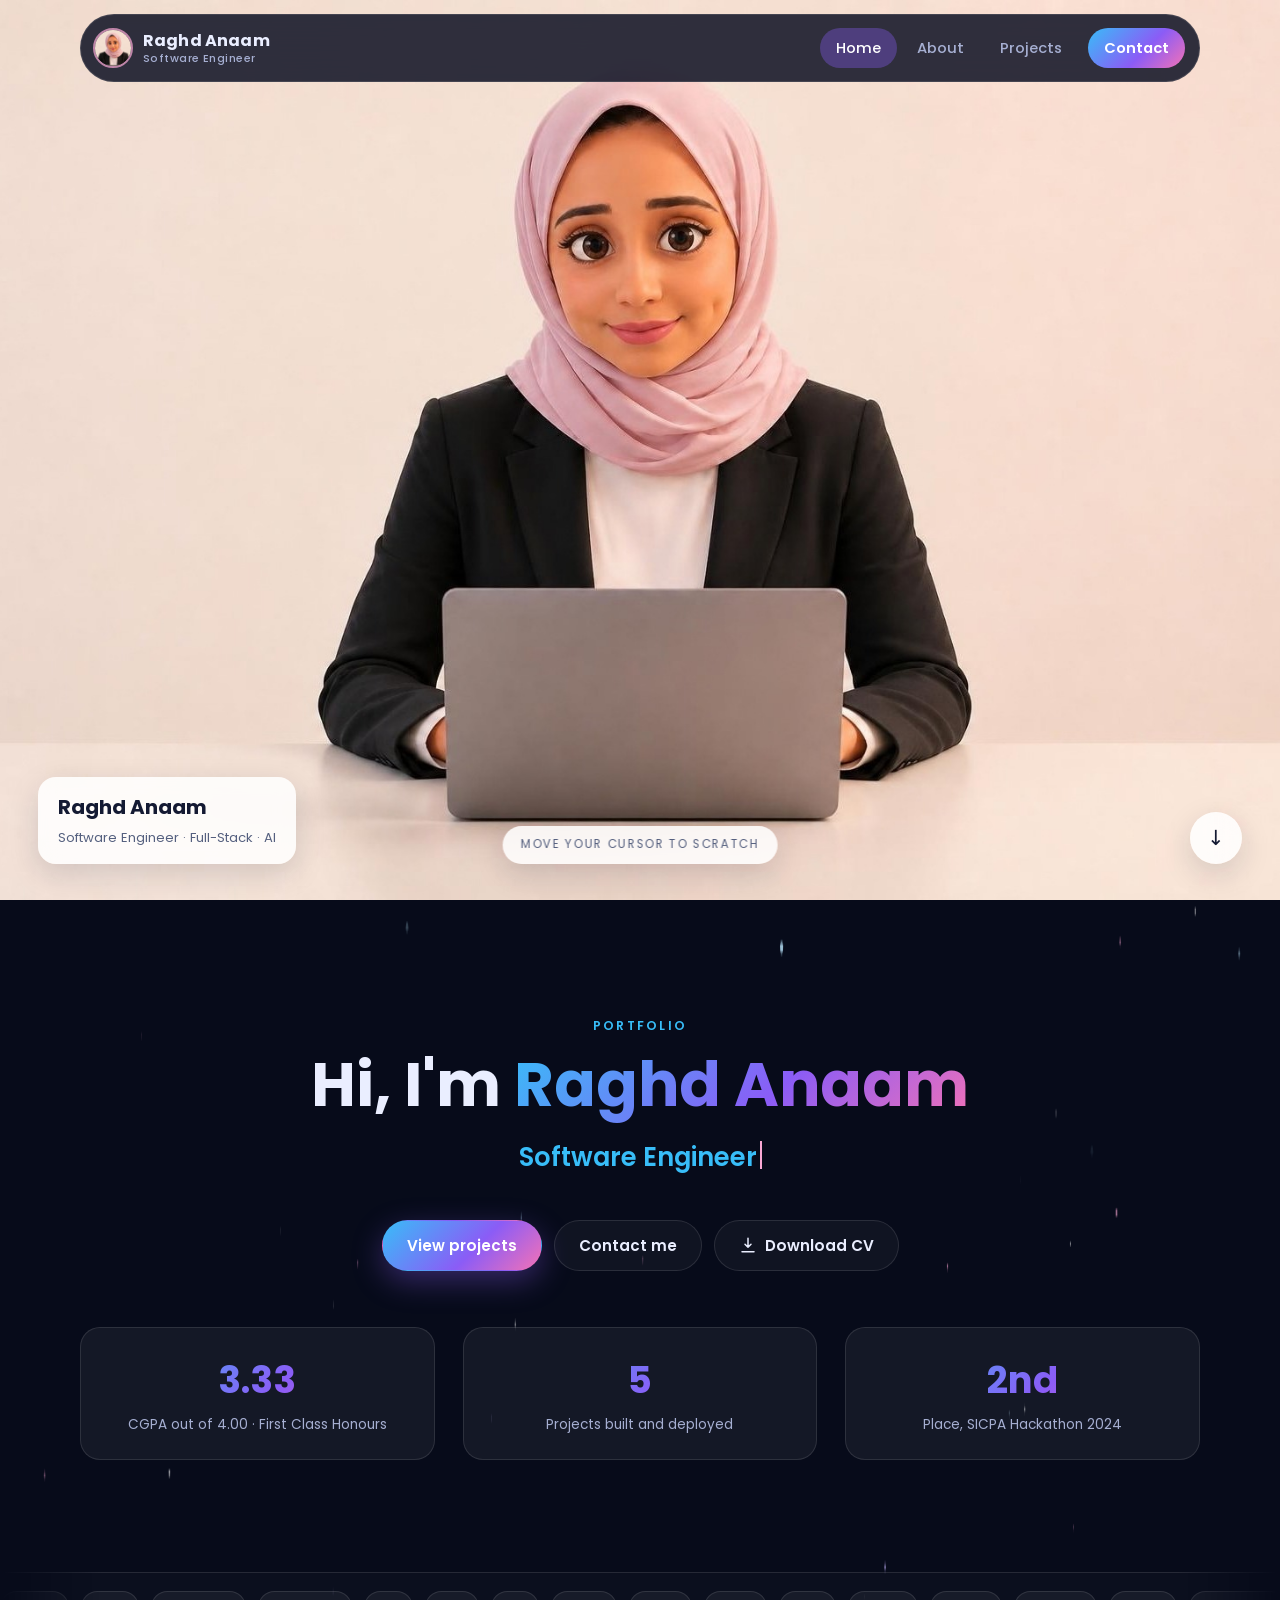
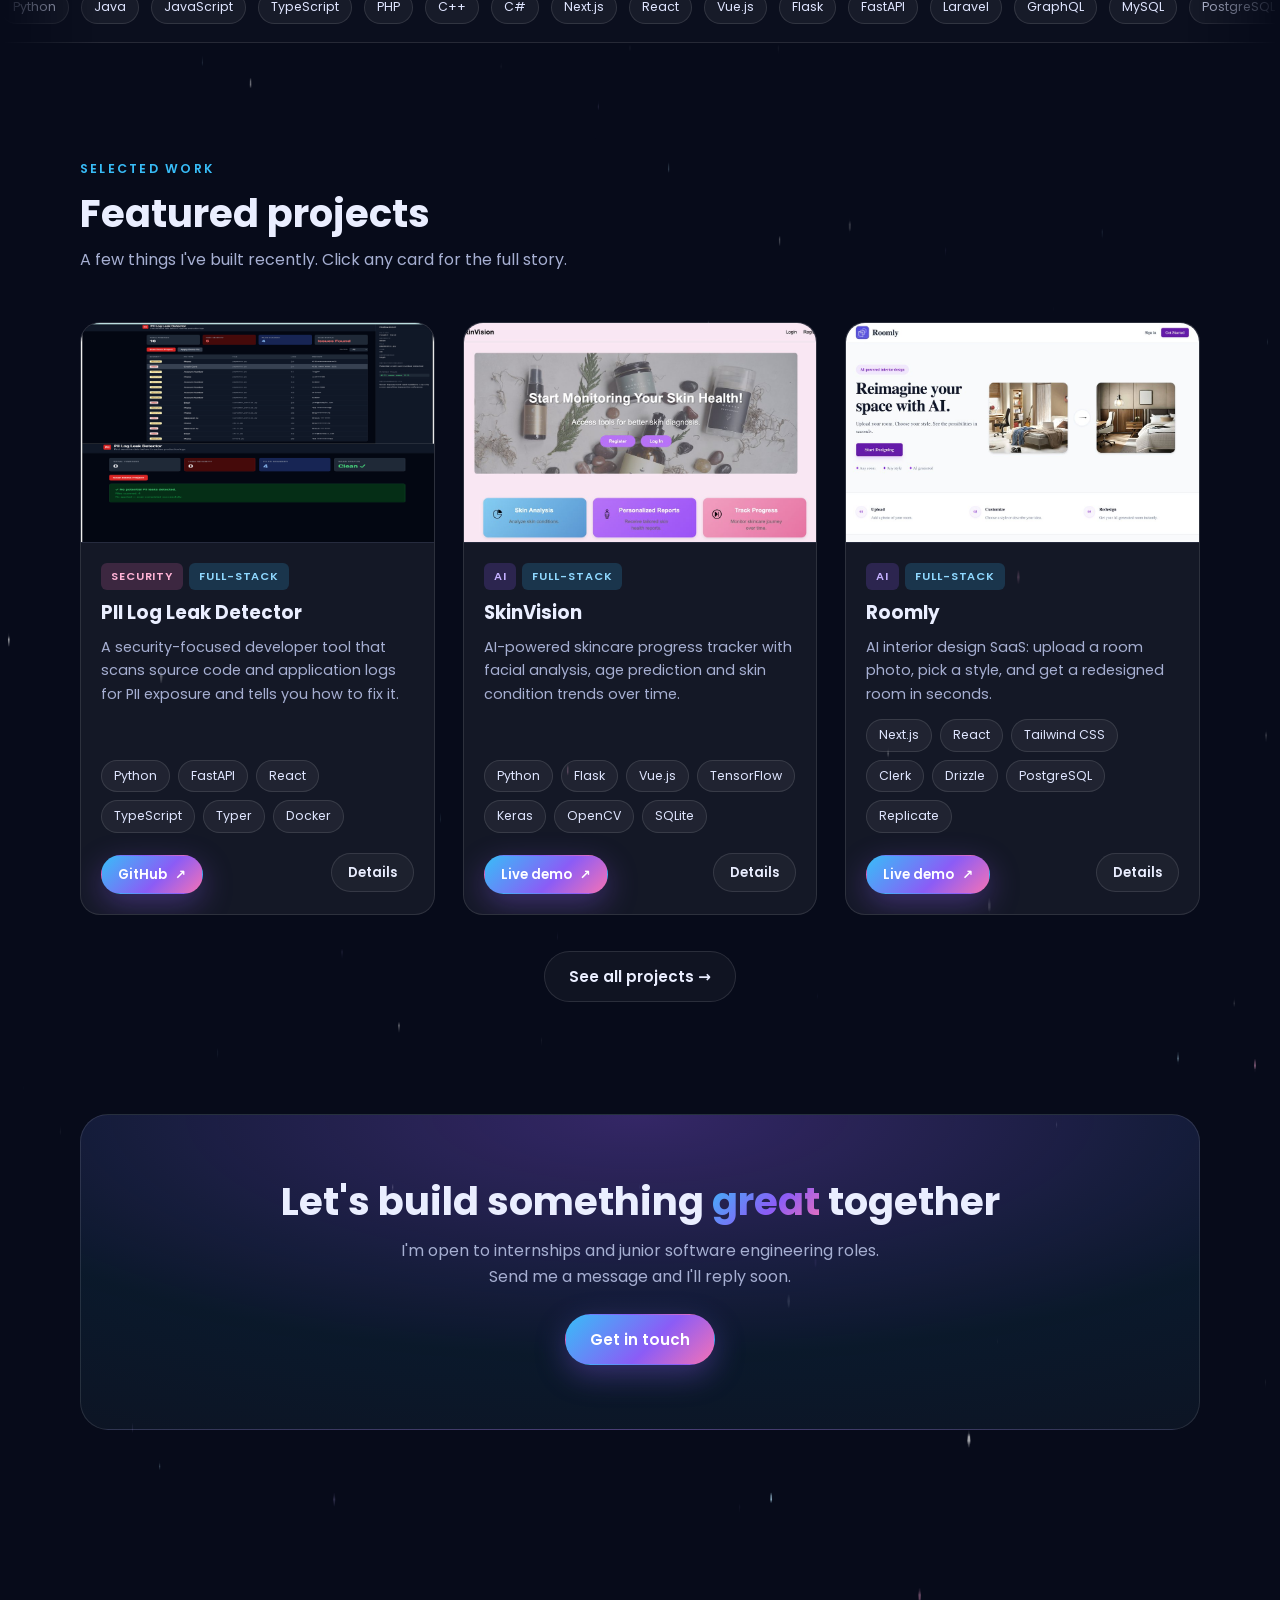
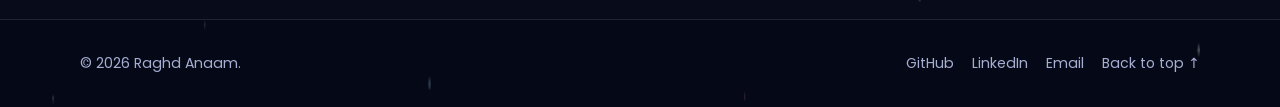
<file: index.html>
<!DOCTYPE html>
<html lang="en">
<head>
  <meta charset="UTF-8">
  <meta name="viewport" content="width=device-width, initial-scale=1, viewport-fit=cover">
  <title>Raghd Anaam | Software Engineer Portfolio</title>
  <meta name="description" content="Portfolio of Raghd Anaam, a Software Engineering graduate (First Class Honours) building full-stack, AI-powered and security-focused applications.">
  <meta name="theme-color" content="#070b1a">
  <meta property="og:title" content="Raghd Anaam | Software Engineer Portfolio">
  <meta property="og:description" content="Portfolio of Raghd Anaam, a Software Engineering graduate (First Class Honours) building full-stack, AI-powered and security-focused applications.">
  <meta property="og:type" content="website">
  <meta property="og:image" content="assets/images/hero-2.jpg">
  <link rel="icon" type="image/png" href="assets/images/favicon.png">
  <link rel="preconnect" href="https://fonts.googleapis.com">
  <link rel="preconnect" href="https://fonts.gstatic.com" crossorigin>
  <link href="https://fonts.googleapis.com/css2?family=Poppins:wght@400;500;600;700&amp;display=swap" rel="stylesheet">
  <link rel="stylesheet" href="css/style.css">
  <script>document.documentElement.classList.add('js');</script>
</head>
<body>
  <a class="skip-link" href="#main">Skip to content</a>
  <canvas id="stars" aria-hidden="true"></canvas>

  <header class="nav" id="top">
    <a class="brand" href="index.html" aria-label="Raghd Anaam, home">
      <img src="assets/images/avatar.jpg" alt="" width="40" height="40">
      <span>Raghd Anaam<small>Software Engineer</small></span>
    </a>
    <button class="nav-toggle" type="button" aria-expanded="false" aria-controls="nav-menu" aria-label="Open menu"><span></span></button>
    <nav aria-label="Main">
      <ul class="nav-links" id="nav-menu">
        <li><a href="index.html" aria-current="page">Home</a></li><li><a href="about.html">About</a></li><li><a href="projects.html">Projects</a></li>
        <li><a class="nav-cta" href="contact.html">Contact</a></li>
      </ul>
    </nav>
  </header>

  <section class="hero" id="hero" aria-label="Interactive hero: move your cursor over the portrait to scratch it away and reveal the hidden image">
    <img class="under" id="hero-under" alt="Cartoon portrait of Raghd Anaam in front of glowing code, architecture diagrams, neural networks and dashboards" draggable="false">
    <canvas id="hero-top" aria-hidden="true"></canvas>
    <div class="hero-ui">
      <div class="hero-card"><strong>Raghd Anaam</strong><span>Software Engineer &middot; Full-Stack &middot; AI</span></div>
      <div class="hero-hint">Move your cursor to scratch</div>
      <a class="hero-cue" href="#intro" aria-label="Scroll down to the introduction">&darr;</a>
    </div>
    <div class="hero-error">Could not load the hero images. Check that assets/images/hero-1.jpg and hero-2.jpg exist.</div>
  </section>

  <main id="main">
    <section class="section intro" id="intro">
      <div class="container">
        <span class="eyebrow reveal">Portfolio</span>
        <h1 class="reveal" style="--d:.05s">Hi, I'm <span class="grad-text">Raghd Anaam</span></h1>
        <p class="typed-line reveal" style="--d:.1s"><span class="typed" id="typed" data-roles="Software Engineer|Full-Stack Developer|AI &amp; Computer Vision Enthusiast|Problem Solver"></span><span class="caret" aria-hidden="true"></span></p>
        <div class="btn-row reveal" style="--d:.2s">
          <a class="btn btn-primary" href="projects.html">View projects</a>
          <a class="btn btn-ghost" href="contact.html">Contact me</a>
          <a class="btn btn-ghost" href="assets/Raghd_Anaam_CV.pdf" download><svg viewBox="0 0 24 24" fill="none" stroke="currentColor" stroke-width="2" stroke-linecap="round" stroke-linejoin="round" aria-hidden="true" width="18" height="18"><path d="M12 3v12m0 0 4-4m-4 4-4-4M4 21h16"/></svg> Download CV</a>
        </div>
        <div class="stats">
          <div class="stat glass reveal" style="--d:.05s"><b data-count="3.89" data-decimals="2">3.89</b><span>CGPA out of 4.00 &middot; First Class Honours</span></div>
          <div class="stat glass reveal" style="--d:.15s"><b data-count="6">6</b><span>Projects built and deployed</span></div>
          <div class="stat glass reveal" style="--d:.25s"><b>2nd</b><span>Place, SICPA Hackathon 2024</span></div>
        </div>
      </div>
    </section>

    <div class="marquee" aria-label="Technologies I work with">
      <div class="marquee-track"><span class="chip">Python</span><span class="chip">Java</span><span class="chip">JavaScript</span><span class="chip">TypeScript</span><span class="chip">PHP</span><span class="chip">C++</span><span class="chip">C#</span><span class="chip">Next.js</span><span class="chip">React</span><span class="chip">Vue.js</span><span class="chip">Flask</span><span class="chip">FastAPI</span><span class="chip">Laravel</span><span class="chip">GraphQL</span><span class="chip">MySQL</span><span class="chip">PostgreSQL</span><span class="chip">SQLite</span><span class="chip">Firebase</span><span class="chip">TensorFlow</span><span class="chip">Keras</span><span class="chip">OpenCV</span><span class="chip">Selenium</span><span class="chip">Cucumber</span><span class="chip">Appium</span><span class="chip">Docker</span><span class="chip">Git</span><span class="chip">Jira</span><span class="chip">Tableau</span><span class="chip">.NET MAUI</span><span style="display:contents" aria-hidden="true"><span class="chip">Python</span><span class="chip">Java</span><span class="chip">JavaScript</span><span class="chip">TypeScript</span><span class="chip">PHP</span><span class="chip">C++</span><span class="chip">C#</span><span class="chip">Next.js</span><span class="chip">React</span><span class="chip">Vue.js</span><span class="chip">Flask</span><span class="chip">FastAPI</span><span class="chip">Laravel</span><span class="chip">GraphQL</span><span class="chip">MySQL</span><span class="chip">PostgreSQL</span><span class="chip">SQLite</span><span class="chip">Firebase</span><span class="chip">TensorFlow</span><span class="chip">Keras</span><span class="chip">OpenCV</span><span class="chip">Selenium</span><span class="chip">Cucumber</span><span class="chip">Appium</span><span class="chip">Docker</span><span class="chip">Git</span><span class="chip">Jira</span><span class="chip">Tableau</span><span class="chip">.NET MAUI</span></span></div>
    </div>

    <section class="section" id="featured">
      <div class="container">
        <div class="section-head reveal">
          <span class="eyebrow">Selected work</span>
          <h2>Featured projects</h2>
          <p>A few things I've built recently. Click any card for the full story.</p>
        </div>
        <div class="project-grid">
      <article class="project-card reveal" data-cat="security fullstack" style="--d:0s">
        <div class="card-img"><img src="assets/images/pii-detector.png" alt="Illustration of PII Log Leak Detector findings with masked values and severity labels" width="1200" height="750" loading="lazy"></div>
        <div class="card-body">
          <div class="card-tags"><span class="tag tag-security">Security</span><span class="tag tag-fullstack">Full-Stack</span></div>
          <h3>PII Log Leak Detector</h3>
          <p>A security-focused developer tool that scans source code and application logs for PII exposure and tells you how to fix it.</p>
          <div class="chip-list"><span class="chip">Python</span><span class="chip">FastAPI</span><span class="chip">React</span><span class="chip">TypeScript</span><span class="chip">Typer</span><span class="chip">Docker</span></div>
          <div class="card-foot">
            <div class="card-links"><a class="btn btn-primary btn-sm" href="https://github.com/RaghdAnaam" target="_blank" rel="noopener noreferrer">GitHub <span aria-hidden="true">&#8599;</span></a></div>
            <button class="btn btn-ghost btn-sm js-details" type="button" aria-label="View details of PII Log Leak Detector">Details</button>
          </div>
          <div class="card-details"><ul><li>Detects emails, phone numbers, Malaysian ICs, payment cards and account numbers in code and logs.</li><li>Severity classification, confidence scores, masked findings and file/line tracing for every result.</li><li>Remediation guidance and automated rescanning through both a CLI and a React dashboard.</li><li>Automated testing and CI workflows with 69 passing tests, Ruff linting and frontend build validation.</li></ul></div>
        </div>
      </article>
      <article class="project-card reveal" data-cat="ai fullstack" style="--d:0.1s">
        <div class="card-img"><img src="assets/images/skinvision.jpg" alt="SkinVision home page: Start monitoring your skin health" width="1200" height="750" loading="lazy"></div>
        <div class="card-body">
          <div class="card-tags"><span class="tag tag-ai">AI</span><span class="tag tag-fullstack">Full-Stack</span></div>
          <h3>SkinVision</h3>
          <p>AI-powered skincare progress tracker with facial analysis, age prediction and skin condition trends over time.</p>
          <div class="chip-list"><span class="chip">Python</span><span class="chip">Flask</span><span class="chip">Vue.js</span><span class="chip">TensorFlow</span><span class="chip">Keras</span><span class="chip">OpenCV</span><span class="chip">SQLite</span></div>
          <div class="card-foot">
            <div class="card-links"><a class="btn btn-primary btn-sm" href="https://skin-vision-brown.vercel.app/" target="_blank" rel="noopener noreferrer">Live demo <span aria-hidden="true">&#8599;</span></a></div>
            <button class="btn btn-ghost btn-sm js-details" type="button" aria-label="View details of SkinVision">Details</button>
          </div>
          <div class="card-details"><ul><li>Facial image analysis, age prediction and skin condition tracking using TensorFlow/Keras (EfficientNet) and OpenCV.</li><li>Model trained on 23,708 images.</li><li>Flask backend and Vue.js frontend with SQLite storage.</li><li>Dashboard that visualizes skin condition and age-related trends over time.</li></ul></div>
        </div>
      </article>
      <article class="project-card reveal" data-cat="ai fullstack" style="--d:0.2s">
        <div class="card-img"><img src="assets/images/roomly.jpg" alt="Roomly home page showing a room before and after an AI redesign" width="1200" height="750" loading="lazy"></div>
        <div class="card-body">
          <div class="card-tags"><span class="tag tag-ai">AI</span><span class="tag tag-fullstack">Full-Stack</span></div>
          <h3>Roomly</h3>
          <p>AI interior design SaaS: upload a room photo, pick a style, and get a redesigned room in seconds.</p>
          <div class="chip-list"><span class="chip">Next.js</span><span class="chip">React</span><span class="chip">Tailwind CSS</span><span class="chip">Clerk</span><span class="chip">Drizzle</span><span class="chip">PostgreSQL</span><span class="chip">Replicate</span></div>
          <div class="card-foot">
            <div class="card-links"><a class="btn btn-primary btn-sm" href="https://roomly-flax-two.vercel.app/" target="_blank" rel="noopener noreferrer">Live demo <span aria-hidden="true">&#8599;</span></a></div>
            <button class="btn btn-ghost btn-sm js-details" type="button" aria-label="View details of Roomly">Details</button>
          </div>
          <div class="card-details"><ul><li>Full-stack SaaS built with Next.js, React and JavaScript, styled with Tailwind CSS and Shadcn UI.</li><li>Clerk authentication and Drizzle ORM with Neon PostgreSQL.</li><li>Replicate API transforms room photos by design theme; Cloudinary handles image storage.</li><li>PayPal credit-based payment system.</li></ul></div>
        </div>
      </article>
        </div>
        <div class="btn-row reveal" style="margin-top:36px;justify-content:center"><a class="btn btn-ghost" href="projects.html">See all projects &rarr;</a></div>
      </div>
    </section>

    <section class="section" style="padding-top:0">
      <div class="container">
        <div class="cta-band reveal">
          <h2>Let's build something <span class="grad-text">great</span> together</h2>
          <p>I'm open to internships and junior software engineering roles. Send me a message and I'll reply soon.</p>
          <a class="btn btn-primary" href="contact.html">Get in touch</a>
        </div>
      </div>
    </section>
  </main>

  <dialog class="modal" id="projectModal" aria-labelledby="modal-title">
    <div class="modal-panel">
      <button class="modal-close" type="button" aria-label="Close project details">&#10005;</button>
      <img data-m-img alt="">
      <div class="modal-body">
        <div class="card-tags" data-m-tags></div>
        <h2 id="modal-title" data-m-title></h2>
        <div data-m-details></div>
        <div class="chip-list" data-m-stack></div>
        <div class="card-links" data-m-links></div>
      </div>
    </div>
  </dialog>

  <footer class="footer">
    <div class="container footer-inner">
      <p>&copy; <span id="year">2026</span> Raghd Anaam.</p>
      <div class="footer-links">
        <a href="https://github.com/RaghdAnaam" target="_blank" rel="noopener noreferrer">GitHub</a>
        <a href="https://www.linkedin.com/in/raghd-anaam-b84ba1241/" target="_blank" rel="noopener noreferrer">LinkedIn</a>
        <a href="mailto:raghdanaam@gmail.com">Email</a>
        <a href="#top">Back to top &uarr;</a>
      </div>
    </div>
  </footer>
  <script src="js/script.js" defer></script>
  <script src="js/hero.js" defer></script>
</body>
</html>
</file>
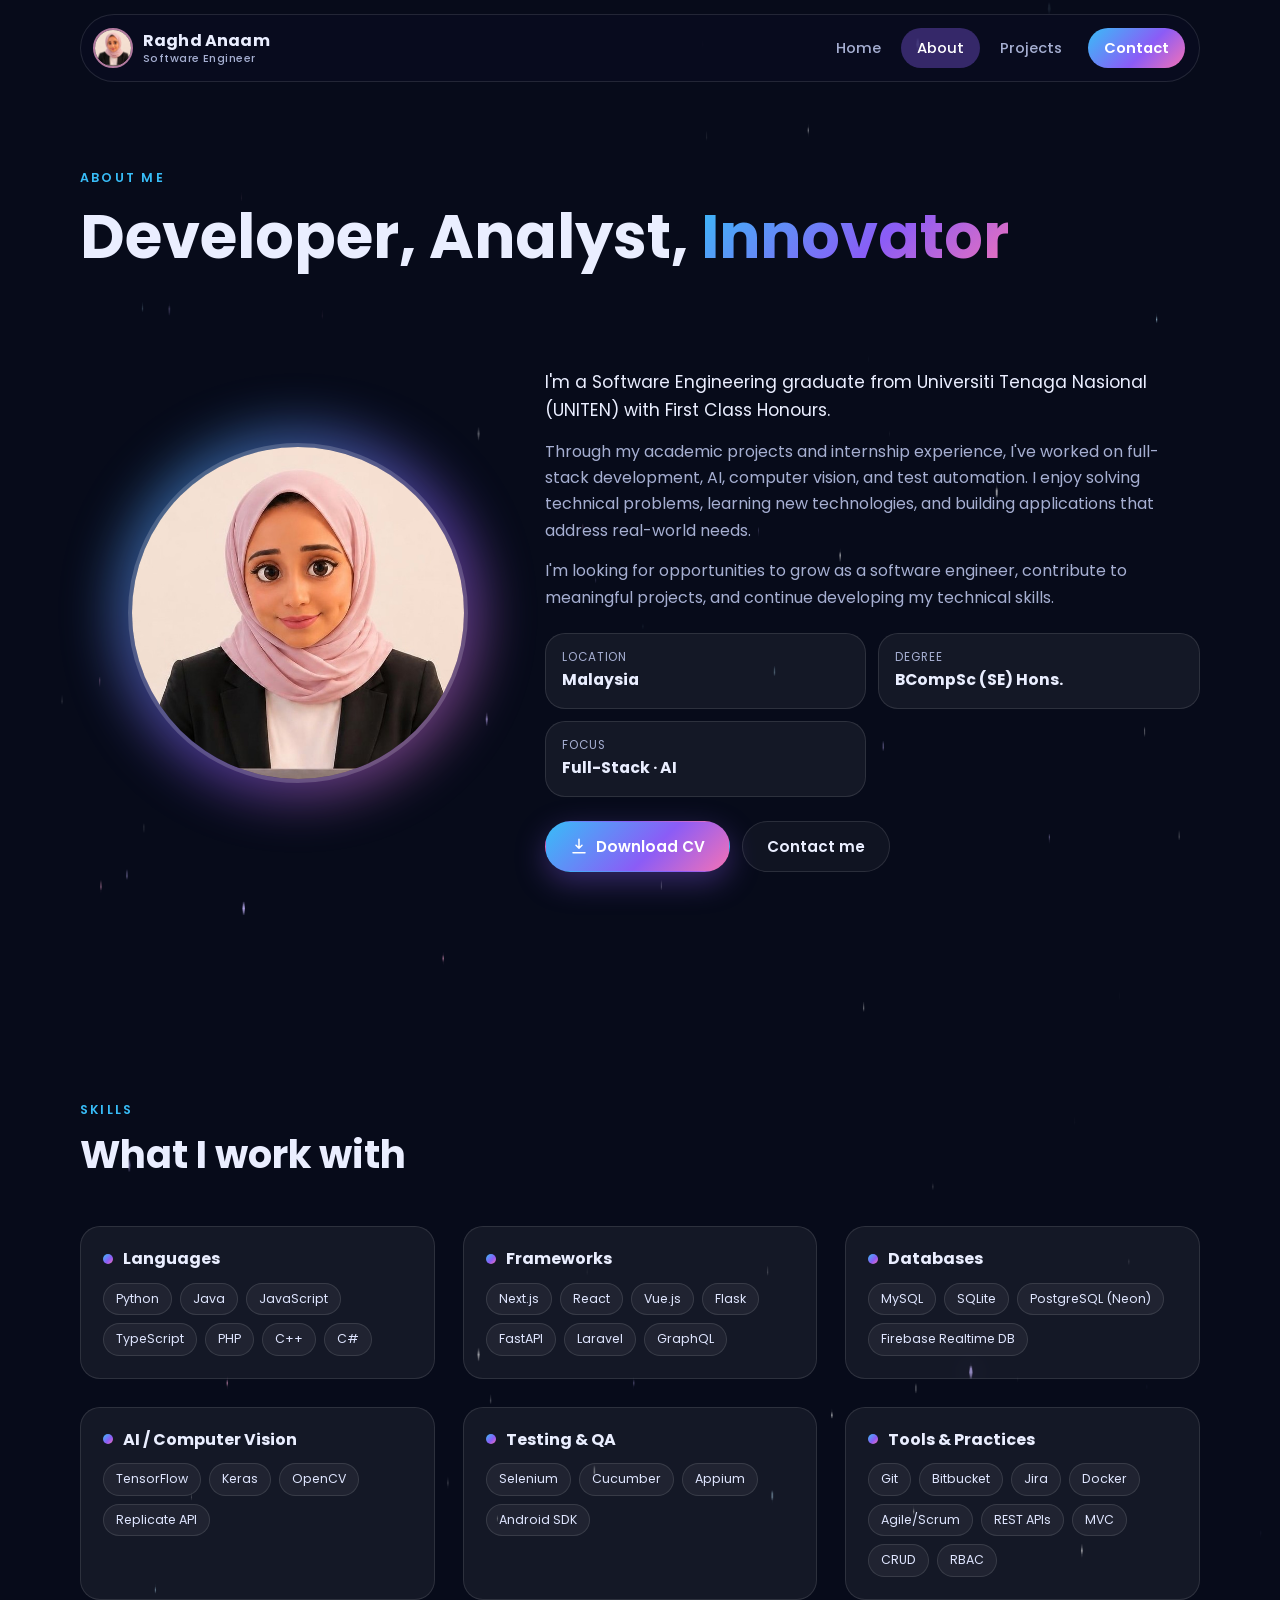
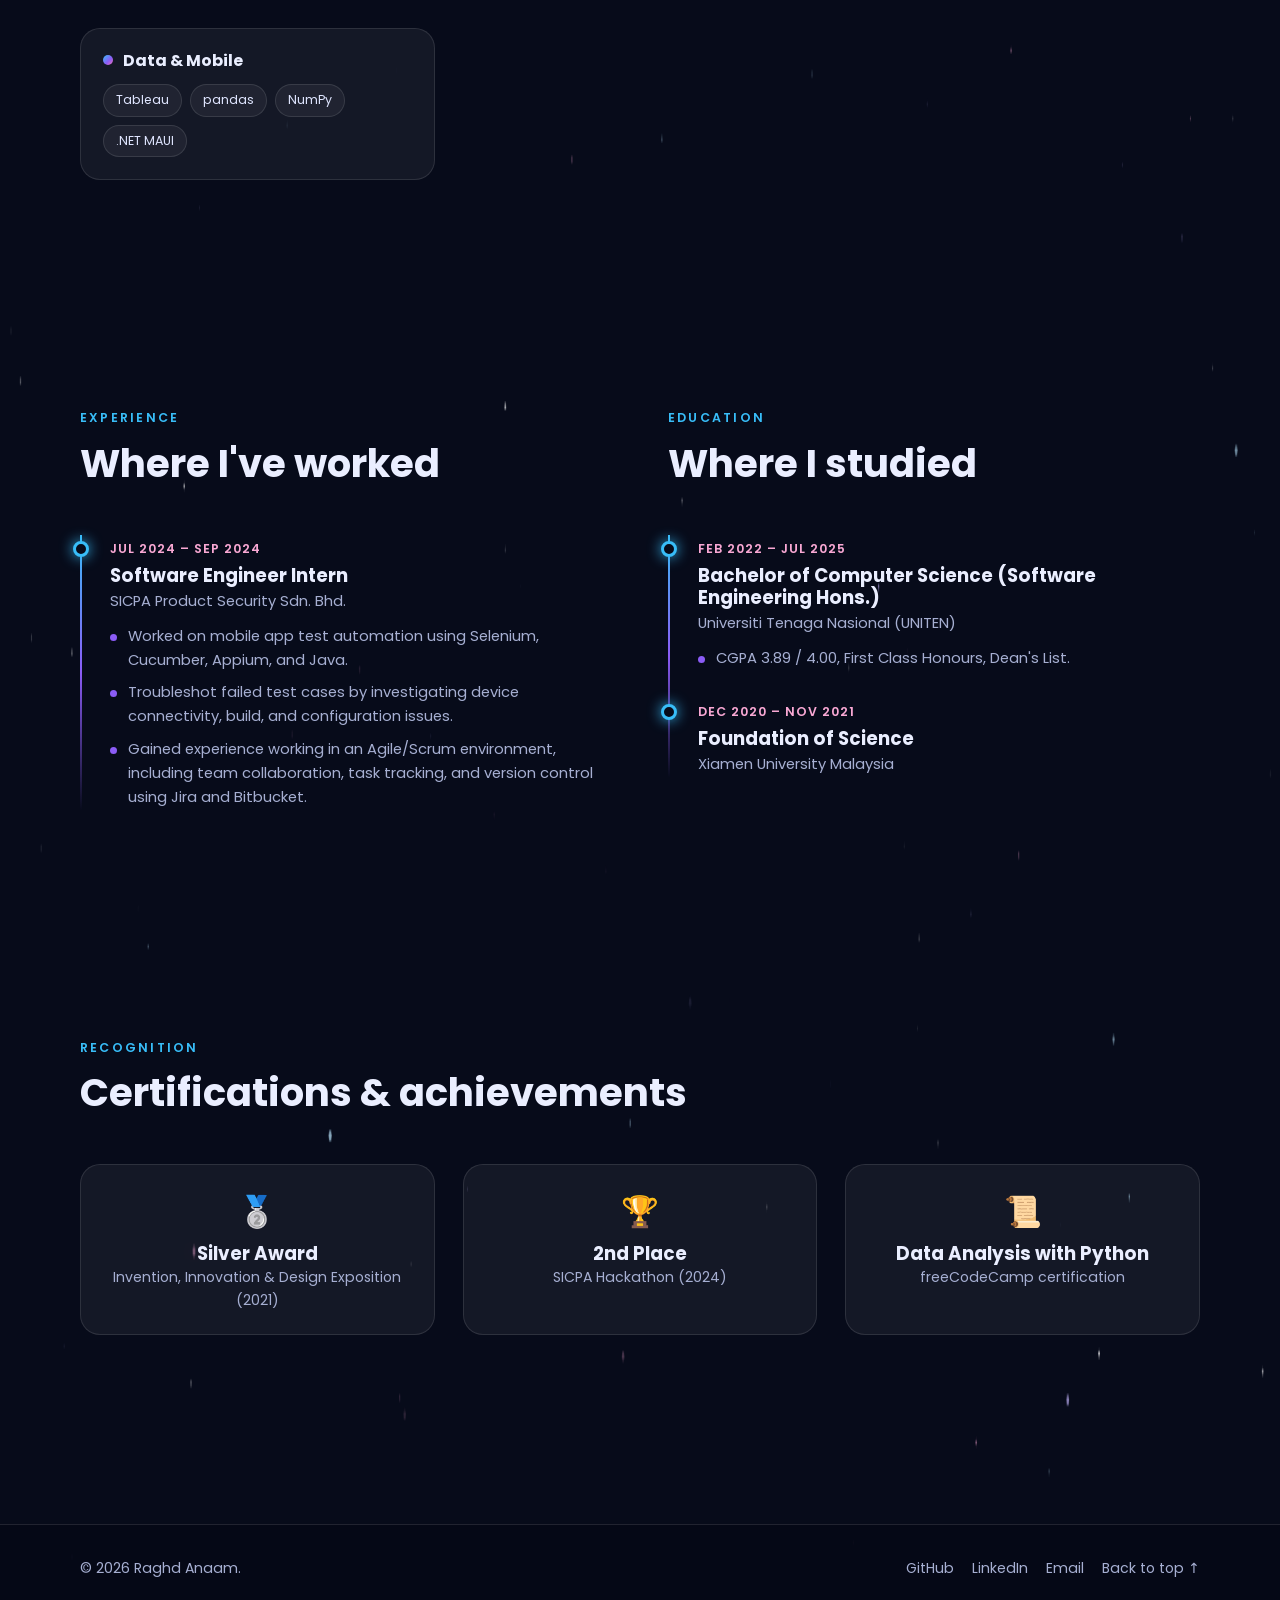
<file: about.html>
<!DOCTYPE html>
<html lang="en">
<head>
  <meta charset="UTF-8">
  <meta name="viewport" content="width=device-width, initial-scale=1, viewport-fit=cover">
  <title>About | Raghd Anaam</title>
  <meta name="description" content="About Raghd Anaam: skills, experience at SICPA, education at UNITEN and achievements.">
  <meta name="theme-color" content="#070b1a">
  <meta property="og:title" content="About | Raghd Anaam">
  <meta property="og:description" content="About Raghd Anaam: skills, experience at SICPA, education at UNITEN and achievements.">
  <meta property="og:type" content="website">
  <meta property="og:image" content="assets/images/hero-2.jpg">
  <link rel="icon" type="image/png" href="assets/images/favicon.png">
  <link rel="preconnect" href="https://fonts.googleapis.com">
  <link rel="preconnect" href="https://fonts.gstatic.com" crossorigin>
  <link href="https://fonts.googleapis.com/css2?family=Poppins:wght@400;500;600;700&amp;display=swap" rel="stylesheet">
  <link rel="stylesheet" href="css/style.css">
  <script>document.documentElement.classList.add('js');</script>
</head>
<body>
  <a class="skip-link" href="#main">Skip to content</a>
  <canvas id="stars" aria-hidden="true"></canvas>

  <header class="nav" id="top">
    <a class="brand" href="index.html" aria-label="Raghd Anaam, home">
      <img src="assets/images/avatar.jpg" alt="" width="40" height="40">
      <span>Raghd Anaam<small>Software Engineer</small></span>
    </a>
    <button class="nav-toggle" type="button" aria-expanded="false" aria-controls="nav-menu" aria-label="Open menu"><span></span></button>
    <nav aria-label="Main">
      <ul class="nav-links" id="nav-menu">
        <li><a href="index.html">Home</a></li><li><a href="about.html" aria-current="page">About</a></li><li><a href="projects.html">Projects</a></li>
        <li><a class="nav-cta" href="contact.html">Contact</a></li>
      </ul>
    </nav>
  </header>

  <main id="main">
    <section class="page-hero">
      <div class="container">
        <span class="eyebrow reveal">About me</span>
        <h1 class="reveal" style="--d:.05s">Developer, Analyst, <span class="grad-text">Innovator</span></h1>
      </div>
    </section>

    <section class="section" style="padding-top:clamp(32px,5vw,56px)">
      <div class="container about-grid">
        <div class="avatar-wrap reveal"><img src="assets/images/avatar.jpg" alt="Cartoon portrait of Raghd Anaam wearing a pink hijab and a black blazer, smiling" width="640" height="640"></div>
        <div class="about-text reveal" style="--d:.1s">
          <p>I'm a Software Engineering graduate from Universiti Tenaga Nasional (UNITEN) with First Class Honours.</p>
          <p>Through my academic projects and internship experience, I've worked on full-stack development, AI, computer vision, and test automation. I enjoy solving technical problems, learning new technologies, and building applications that address real-world needs.</p>
          <p>I'm looking for opportunities to grow as a software engineer, contribute to meaningful projects, and continue developing my technical skills.</p>
          <div class="facts">
            <div class="glass"><small>Location</small><strong>Malaysia</strong></div>
            <div class="glass"><small>Degree</small><strong>BCompSc (SE) Hons.</strong></div>
            <div class="glass"><small>Focus</small><strong>Full-Stack &middot; AI </strong></div>
          </div>
          <div class="btn-row" style="margin-top:24px">
            <a class="btn btn-primary" href="assets/Raghd_Anaam_CV.pdf" download><svg viewBox="0 0 24 24" fill="none" stroke="currentColor" stroke-width="2" stroke-linecap="round" stroke-linejoin="round" aria-hidden="true" width="18" height="18"><path d="M12 3v12m0 0 4-4m-4 4-4-4M4 21h16"/></svg> Download CV</a>
            <a class="btn btn-ghost" href="contact.html">Contact me</a>
          </div>
        </div>
      </div>
    </section>

    <section class="section">
      <div class="container">
        <div class="section-head reveal"><span class="eyebrow">Skills</span><h2>What I work with</h2></div>
        <div class="skills-grid"><div class="skill-card glass reveal" style="--d:0.00s"><h3>Languages</h3><div class="chip-list"><span class="chip">Python</span><span class="chip">Java</span><span class="chip">JavaScript</span><span class="chip">TypeScript</span><span class="chip">PHP</span><span class="chip">C++</span><span class="chip">C#</span></div></div><div class="skill-card glass reveal" style="--d:0.06s"><h3>Frameworks</h3><div class="chip-list"><span class="chip">Next.js</span><span class="chip">React</span><span class="chip">Vue.js</span><span class="chip">Flask</span><span class="chip">FastAPI</span><span class="chip">Laravel</span><span class="chip">GraphQL</span></div></div><div class="skill-card glass reveal" style="--d:0.12s"><h3>Databases</h3><div class="chip-list"><span class="chip">MySQL</span><span class="chip">SQLite</span><span class="chip">PostgreSQL (Neon)</span><span class="chip">Firebase Realtime DB</span></div></div><div class="skill-card glass reveal" style="--d:0.18s"><h3>AI / Computer Vision</h3><div class="chip-list"><span class="chip">TensorFlow</span><span class="chip">Keras</span><span class="chip">OpenCV</span><span class="chip">Replicate API</span></div></div><div class="skill-card glass reveal" style="--d:0.24s"><h3>Testing &amp; QA</h3><div class="chip-list"><span class="chip">Selenium</span><span class="chip">Cucumber</span><span class="chip">Appium</span><span class="chip">Android SDK</span></div></div><div class="skill-card glass reveal" style="--d:0.30s"><h3>Tools &amp; Practices</h3><div class="chip-list"><span class="chip">Git</span><span class="chip">Bitbucket</span><span class="chip">Jira</span><span class="chip">Docker</span><span class="chip">Agile/Scrum</span><span class="chip">REST APIs</span><span class="chip">MVC</span><span class="chip">CRUD</span><span class="chip">RBAC</span></div></div><div class="skill-card glass reveal" style="--d:0.36s"><h3>Data &amp; Mobile</h3><div class="chip-list"><span class="chip">Tableau</span><span class="chip">pandas</span><span class="chip">NumPy</span><span class="chip">.NET MAUI</span></div></div></div>
      </div>
    </section>
    <section class="section">
      <div class="container two-col">
        <div>
          <div class="section-head reveal"><span class="eyebrow">Experience</span><h2>Where I've worked</h2></div>
          <div class="timeline">
            <div class="t-item reveal">
              <span class="t-date">Jul 2024 &ndash; Sep 2024</span>
              <h3>Software Engineer Intern</h3>
              <p class="org">SICPA Product Security Sdn. Bhd.</p>
              <ul>
                <li>Worked on mobile app test automation using Selenium, Cucumber, Appium, and Java.</li>
                <li>Troubleshot failed test cases by investigating device connectivity, build, and configuration issues.</li>
                <li>Gained experience working in an Agile/Scrum environment, including team collaboration, task tracking, and version control using Jira and Bitbucket.</li>
              </ul>
            </div>
          </div>
        </div>
        <div>
          <div class="section-head reveal"><span class="eyebrow">Education</span><h2>Where I studied</h2></div>
          <div class="timeline">
            <div class="t-item reveal">
              <span class="t-date">Feb 2022 &ndash; Jul 2025</span>
              <h3>Bachelor of Computer Science (Software Engineering Hons.)</h3>
              <p class="org">Universiti Tenaga Nasional (UNITEN)</p>
              <ul><li>CGPA 3.89 / 4.00, First Class Honours, Dean's List.</li></ul>
            </div>
            <div class="t-item reveal" style="--d:.1s">
              <span class="t-date">Dec 2020 &ndash; Nov 2021</span>
              <h3>Foundation of Science</h3>
              <p class="org">Xiamen University Malaysia</p>
            </div>
          </div>
        </div>
      </div>
    </section>

    <section class="section">
      <div class="container">
        <div class="section-head reveal"><span class="eyebrow">Recognition</span><h2>Certifications &amp; achievements</h2></div>
        <div class="awards">
          <div class="award glass reveal"><span class="medal" aria-hidden="true">&#129352;</span><h3>Silver Award</h3><p>Invention, Innovation &amp; Design Exposition (2021)</p></div>
          <div class="award glass reveal" style="--d:.1s"><span class="medal" aria-hidden="true">&#127942;</span><h3>2nd Place</h3><p>SICPA Hackathon (2024)</p></div>
          <div class="award glass reveal" style="--d:.2s"><span class="medal" aria-hidden="true">&#128220;</span><h3>Data Analysis with Python</h3><p>freeCodeCamp certification</p></div>
        </div>
      </div>
    </section>
  </main>

  <footer class="footer">
    <div class="container footer-inner">
      <p>&copy; <span id="year">2026</span> Raghd Anaam. </p>
      <div class="footer-links">
        <a href="https://github.com/RaghdAnaam" target="_blank" rel="noopener noreferrer">GitHub</a>
        <a href="https://www.linkedin.com/in/raghd-anaam-b84ba1241/" target="_blank" rel="noopener noreferrer">LinkedIn</a>
        <a href="mailto:raghdanaam@gmail.com">Email</a>
        <a href="#top">Back to top &uarr;</a>
      </div>
    </div>
  </footer>
  <script src="js/script.js" defer></script>

</body>
</html>
</file>
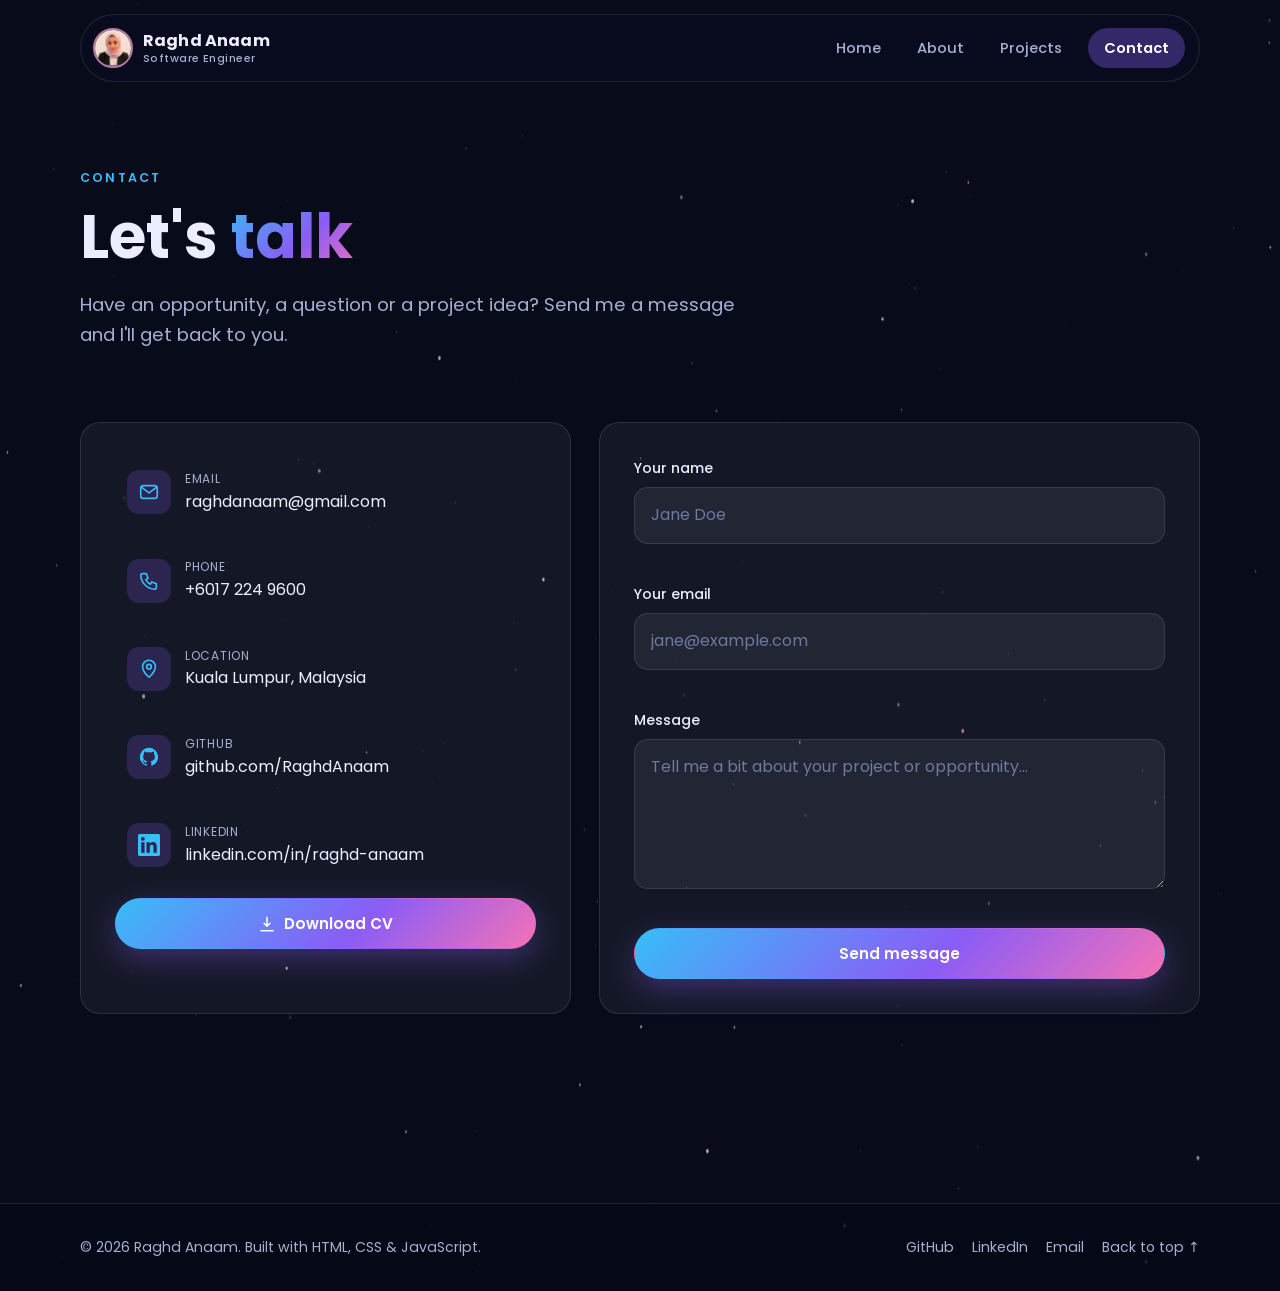
<file: contact.html>
<!DOCTYPE html>
<html lang="en">
<head>
  <meta charset="UTF-8">
  <meta name="viewport" content="width=device-width, initial-scale=1, viewport-fit=cover">
  <title>Contact | Raghd Anaam</title>
  <meta name="description" content="Contact Raghd Anaam: email, phone, GitHub, LinkedIn and a contact form.">
  <meta name="theme-color" content="#070b1a">
  <meta property="og:title" content="Contact | Raghd Anaam">
  <meta property="og:description" content="Contact Raghd Anaam: email, phone, GitHub, LinkedIn and a contact form.">
  <meta property="og:type" content="website">
  <meta property="og:image" content="assets/images/hero-2.jpg">
  <link rel="icon" type="image/png" href="assets/images/favicon.png">
  <link rel="preconnect" href="https://fonts.googleapis.com">
  <link rel="preconnect" href="https://fonts.gstatic.com" crossorigin>
  <link href="https://fonts.googleapis.com/css2?family=Poppins:wght@400;500;600;700&amp;display=swap" rel="stylesheet">
  <link rel="stylesheet" href="css/style.css">
  <script>document.documentElement.classList.add('js');</script>
</head>
<body>
  <a class="skip-link" href="#main">Skip to content</a>
  <canvas id="stars" aria-hidden="true"></canvas>

  <header class="nav" id="top">
    <a class="brand" href="index.html" aria-label="Raghd Anaam, home">
      <img src="assets/images/avatar.jpg" alt="" width="40" height="40">
      <span>Raghd Anaam<small>Software Engineer</small></span>
    </a>
    <button class="nav-toggle" type="button" aria-expanded="false" aria-controls="nav-menu" aria-label="Open menu"><span></span></button>
    <nav aria-label="Main">
      <ul class="nav-links" id="nav-menu">
        <li><a href="index.html">Home</a></li><li><a href="about.html">About</a></li><li><a href="projects.html">Projects</a></li>
        <li><a class="nav-cta" href="contact.html" aria-current="page">Contact</a></li>
      </ul>
    </nav>
  </header>

  <main id="main">
    <section class="page-hero">
      <div class="container">
        <span class="eyebrow reveal">Contact</span>
        <h1 class="reveal" style="--d:.05s">Let's <span class="grad-text">talk</span></h1>
        <p class="lead reveal" style="--d:.1s">Have an opportunity, a question or a project idea? Send me a message and I'll get back to you.</p>
      </div>
    </section>
    <section class="section" style="padding-top:clamp(28px,4vw,48px)">
      <div class="container contact-grid">
        <aside class="contact-info glass reveal" aria-label="Contact details">
          <a class="info-row" href="mailto:raghdanaam@gmail.com"><span class="info-icon"><svg viewBox="0 0 24 24" fill="none" stroke="currentColor" stroke-width="1.8" stroke-linecap="round" stroke-linejoin="round" aria-hidden="true"><rect x="3" y="5" width="18" height="14" rx="3"/><path d="m4 7 8 6 8-6"/></svg></span><span><small>Email</small><span>raghdanaam@gmail.com</span></span></a>
          <a class="info-row" href="tel:+60172249600"><span class="info-icon"><svg viewBox="0 0 24 24" fill="none" stroke="currentColor" stroke-width="1.8" stroke-linecap="round" stroke-linejoin="round" aria-hidden="true"><path d="M5 4h4l2 5-2.5 1.5a11 11 0 0 0 5 5L15 13l5 2v4a2 2 0 0 1-2 2A16 16 0 0 1 3 6a2 2 0 0 1 2-2z"/></svg></span><span><small>Phone</small><span>+6017 224 9600</span></span></a>
          <div class="info-row"><span class="info-icon"><svg viewBox="0 0 24 24" fill="none" stroke="currentColor" stroke-width="1.8" stroke-linecap="round" stroke-linejoin="round" aria-hidden="true"><path d="M12 21s7-6.2 7-11.5A7 7 0 0 0 5 9.5C5 14.800 12 21 12 21z"/><circle cx="12" cy="9.500" r="2.500"/></svg></span><span><small>Location</small><span>Kuala Lumpur, Malaysia</span></span></div>
          <a class="info-row" href="https://github.com/RaghdAnaam" target="_blank" rel="noopener noreferrer"><span class="info-icon"><svg viewBox="0 0 24 24" fill="currentColor" aria-hidden="true"><path d="M12 2a10 10 0 0 0-3.160 19.490c.5.090.680-.220.680-.480v-1.700c-2.780.600-3.370-1.340-3.370-1.340-.450-1.160-1.110-1.470-1.110-1.470-.910-.620.070-.610.070-.610 1 .070 1.530 1.030 1.530 1.030.890 1.530 2.340 1.090 2.910.830.090-.650.350-1.090.640-1.340-2.220-.250-4.560-1.110-4.560-4.940 0-1.090.390-1.980 1.030-2.680-.100-.250-.450-1.270.100-2.650 0 0 .840-.270 2.750 1.020a9.500 9.500 0 0 1 5 0c1.910-1.290 2.750-1.020 2.750-1.020.550 1.380.200 2.400.100 2.650.640.700 1.030 1.590 1.030 2.680 0 3.840-2.340 4.680-4.570 4.930.360.310.680.920.680 1.850v2.740c0 .270.180.580.690.480A10 10 0 0 0 12 2z"/></svg></span><span><small>GitHub</small><span>github.com/RaghdAnaam</span></span></a>
          <a class="info-row" href="https://www.linkedin.com/in/raghd-anaam-b84ba1241/" target="_blank" rel="noopener noreferrer"><span class="info-icon"><svg viewBox="0 0 24 24" fill="currentColor" aria-hidden="true"><path d="M20.450 20.450h-3.560v-5.570c0-1.330-.020-3.040-1.850-3.040-1.850 0-2.140 1.450-2.140 2.940v5.670H9.350V9h3.410v1.560h.050c.480-.900 1.640-1.850 3.370-1.850 3.600 0 4.270 2.370 4.270 5.460v6.280zM5.340 7.430a2.060 2.060 0 1 1 0-4.130 2.060 2.060 0 0 1 0 4.130zM7.120 20.450H3.560V9h3.560v11.450zM22.220 0H1.770C.790 0 0 .770 0 1.730v20.540C0 23.230.790 24 1.770 24h20.450c.980 0 1.780-.770 1.780-1.730V1.730C24 .770 23.200 0 22.220 0z"/></svg></span><span><small>LinkedIn</small><span>linkedin.com/in/raghd-anaam</span></span></a>
          <a class="btn btn-primary" href="assets/Raghd_Anaam_CV.pdf" download><svg viewBox="0 0 24 24" fill="none" stroke="currentColor" stroke-width="2" stroke-linecap="round" stroke-linejoin="round" aria-hidden="true" width="18" height="18"><path d="M12 3v12m0 0 4-4m-4 4-4-4M4 21h16"/></svg> Download CV</a>
        </aside>

        
        <form class="contact-form glass " id="contact-form" action="https://formspree.io/f/xrpeykvl" method="POST" novalidate style="--d:.1s">
          <div class="field">
            <label for="name">Your name</label>
            <input id="name" name="name" type="text" autocomplete="name" placeholder="Jane Doe" required aria-describedby="err-name">
            <span class="field-error" id="err-name" aria-live="polite"></span>
          </div>
          <div class="field">
            <label for="email">Your email</label>
            <input id="email" name="email" type="email" autocomplete="email" placeholder="jane@example.com" required aria-describedby="err-email">
            <span class="field-error" id="err-email" aria-live="polite"></span>
          </div>
          <div class="field">
            <label for="message">Message</label>
            <textarea id="message" name="message" placeholder="Tell me a bit about your project or opportunity..." required aria-describedby="err-message"></textarea>
            <span class="field-error" id="err-message" aria-live="polite"></span>
          </div>
          <input class="hp" type="text" name="_gotcha" tabindex="-1" autocomplete="off" aria-hidden="true">
          <button class="btn btn-primary" type="submit">Send message</button>
          <div class="form-status" id="form-status" role="status" aria-live="polite"></div>
        </form>
      </div>
    </section>
  </main>

  <footer class="footer">
    <div class="container footer-inner">
      <p>&copy; <span id="year">2026</span> Raghd Anaam. Built with HTML, CSS &amp; JavaScript.</p>
      <div class="footer-links">
        <a href="https://github.com/RaghdAnaam" target="_blank" rel="noopener noreferrer">GitHub</a>
        <a href="https://www.linkedin.com/in/raghd-anaam-b84ba1241/" target="_blank" rel="noopener noreferrer">LinkedIn</a>
        <a href="mailto:raghdanaam@gmail.com">Email</a>
        <a href="#top">Back to top &uarr;</a>
      </div>
    </div>
  </footer>
  <script src="js/script.js" defer></script>

</body>
</html>
</file>
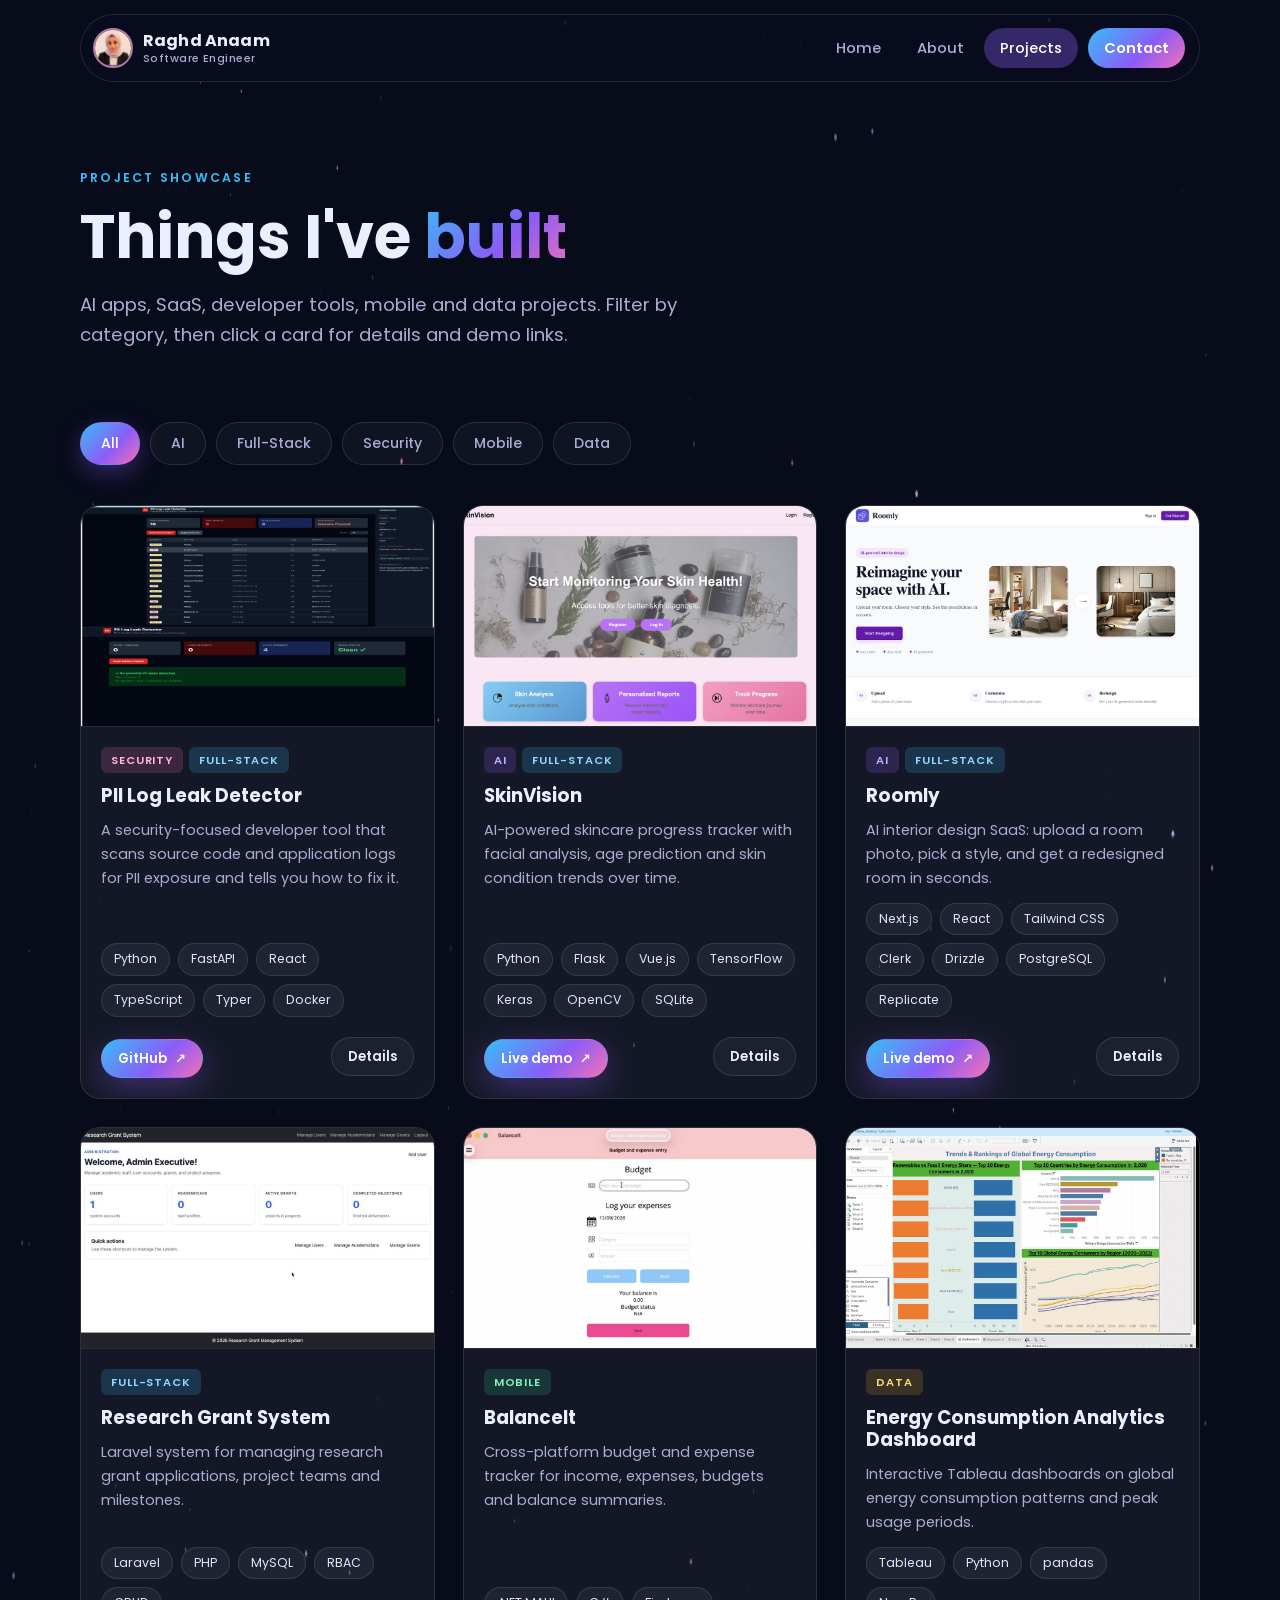
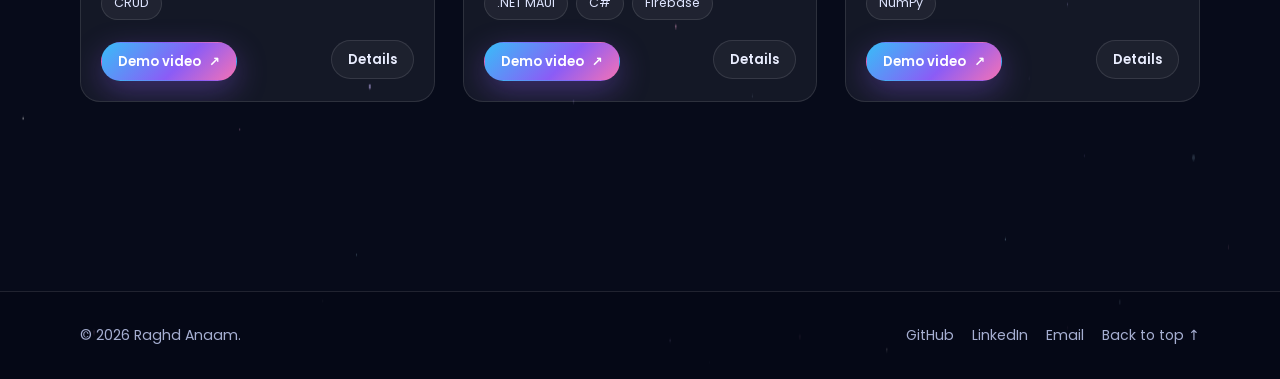
<file: projects.html>
<!DOCTYPE html>
<html lang="en">
<head>
  <meta charset="UTF-8">
  <meta name="viewport" content="width=device-width, initial-scale=1, viewport-fit=cover">
  <title>Projects | Raghd Anaam</title>
  <meta name="description" content="Project showcase: AI, full-stack, security, mobile and data projects by Raghd Anaam.">
  <meta name="theme-color" content="#070b1a">
  <meta property="og:title" content="Projects | Raghd Anaam">
  <meta property="og:description" content="Project showcase: AI, full-stack, security, mobile and data projects by Raghd Anaam.">
  <meta property="og:type" content="website">
  <meta property="og:image" content="assets/images/hero-2.jpg">
  <link rel="icon" type="image/png" href="assets/images/favicon.png">
  <link rel="preconnect" href="https://fonts.googleapis.com">
  <link rel="preconnect" href="https://fonts.gstatic.com" crossorigin>
  <link href="https://fonts.googleapis.com/css2?family=Poppins:wght@400;500;600;700&amp;display=swap" rel="stylesheet">
  <link rel="stylesheet" href="css/style.css">
  <script>document.documentElement.classList.add('js');</script>
</head>
<body>
  <a class="skip-link" href="#main">Skip to content</a>
  <canvas id="stars" aria-hidden="true"></canvas>

  <header class="nav" id="top">
    <a class="brand" href="index.html" aria-label="Raghd Anaam, home">
      <img src="assets/images/avatar.jpg" alt="" width="40" height="40">
      <span>Raghd Anaam<small>Software Engineer</small></span>
    </a>
    <button class="nav-toggle" type="button" aria-expanded="false" aria-controls="nav-menu" aria-label="Open menu"><span></span></button>
    <nav aria-label="Main">
      <ul class="nav-links" id="nav-menu">
        <li><a href="index.html">Home</a></li><li><a href="about.html">About</a></li><li><a href="projects.html" aria-current="page">Projects</a></li>
        <li><a class="nav-cta" href="contact.html">Contact</a></li>
      </ul>
    </nav>
  </header>

  <main id="main">
    <section class="page-hero">
      <div class="container">
        <span class="eyebrow reveal">Project showcase</span>
        <h1 class="reveal" style="--d:.05s">Things I've <span class="grad-text">built</span></h1>
        <p class="lead reveal" style="--d:.1s">AI apps, SaaS, developer tools, mobile and data projects. Filter by category, then click a card for details and demo links.</p>
      </div>
    </section>
    <section class="section" style="padding-top:clamp(28px,4vw,48px)">
      <div class="container">
        <div class="filters reveal" role="group" aria-label="Filter projects by category"><button class="filter-btn" type="button" data-filter="all" aria-pressed="true">All</button><button class="filter-btn" type="button" data-filter="ai" aria-pressed="false">AI</button><button class="filter-btn" type="button" data-filter="fullstack" aria-pressed="false">Full-Stack</button><button class="filter-btn" type="button" data-filter="security" aria-pressed="false">Security</button><button class="filter-btn" type="button" data-filter="mobile" aria-pressed="false">Mobile</button><button class="filter-btn" type="button" data-filter="data" aria-pressed="false">Data</button></div>
        <p class="sr-only" id="filter-status" role="status" aria-live="polite">Showing 6 projects</p>
        <div class="project-grid">
      <article class="project-card reveal" data-cat="security fullstack" style="--d:0.0s">
        <div class="card-img"><img src="assets/images/pii-detector.png" alt="Illustration of PII Log Leak Detector findings with masked values and severity labels" width="1200" height="750" loading="lazy"></div>
        <div class="card-body">
          <div class="card-tags"><span class="tag tag-security">Security</span><span class="tag tag-fullstack">Full-Stack</span></div>
          <h3>PII Log Leak Detector</h3>
          <p>A security-focused developer tool that scans source code and application logs for PII exposure and tells you how to fix it.</p>
          <div class="chip-list"><span class="chip">Python</span><span class="chip">FastAPI</span><span class="chip">React</span><span class="chip">TypeScript</span><span class="chip">Typer</span><span class="chip">Docker</span></div>
          <div class="card-foot">
            <div class="card-links"><a class="btn btn-primary btn-sm" href="https://github.com/RaghdAnaam" target="_blank" rel="noopener noreferrer">GitHub <span aria-hidden="true">&#8599;</span></a></div>
            <button class="btn btn-ghost btn-sm js-details" type="button" aria-label="View details of PII Log Leak Detector">Details</button>
          </div>
          <div class="card-details"><ul><li>Detects emails, phone numbers, Malaysian ICs, payment cards and account numbers in code and logs.</li><li>Severity classification, confidence scores, masked findings and file/line tracing for every result.</li><li>Remediation guidance and automated rescanning through both a CLI and a React dashboard.</li><li>Automated testing and CI workflows with 69 passing tests, Ruff linting and frontend build validation.</li></ul></div>
        </div>
      </article>
      <article class="project-card reveal" data-cat="ai fullstack" style="--d:0.1s">
        <div class="card-img"><img src="assets/images/skinvision.jpg" alt="SkinVision home page: Start monitoring your skin health" width="1200" height="750" loading="lazy"></div>
        <div class="card-body">
          <div class="card-tags"><span class="tag tag-ai">AI</span><span class="tag tag-fullstack">Full-Stack</span></div>
          <h3>SkinVision</h3>
          <p>AI-powered skincare progress tracker with facial analysis, age prediction and skin condition trends over time.</p>
          <div class="chip-list"><span class="chip">Python</span><span class="chip">Flask</span><span class="chip">Vue.js</span><span class="chip">TensorFlow</span><span class="chip">Keras</span><span class="chip">OpenCV</span><span class="chip">SQLite</span></div>
          <div class="card-foot">
            <div class="card-links"><a class="btn btn-primary btn-sm" href="https://skin-vision-brown.vercel.app/" target="_blank" rel="noopener noreferrer">Live demo <span aria-hidden="true">&#8599;</span></a></div>
            <button class="btn btn-ghost btn-sm js-details" type="button" aria-label="View details of SkinVision">Details</button>
          </div>
          <div class="card-details"><ul><li>Facial image analysis, age prediction and skin condition tracking using TensorFlow/Keras (EfficientNet) and OpenCV.</li><li>Model trained on 23,708 images.</li><li>Flask backend and Vue.js frontend with SQLite storage.</li><li>Dashboard that visualizes skin condition and age-related trends over time.</li></ul></div>
        </div>
      </article>
      <article class="project-card reveal" data-cat="ai fullstack" style="--d:0.2s">
        <div class="card-img"><img src="assets/images/roomly.jpg" alt="Roomly home page showing a room before and after an AI redesign" width="1200" height="750" loading="lazy"></div>
        <div class="card-body">
          <div class="card-tags"><span class="tag tag-ai">AI</span><span class="tag tag-fullstack">Full-Stack</span></div>
          <h3>Roomly</h3>
          <p>AI interior design SaaS: upload a room photo, pick a style, and get a redesigned room in seconds.</p>
          <div class="chip-list"><span class="chip">Next.js</span><span class="chip">React</span><span class="chip">Tailwind CSS</span><span class="chip">Clerk</span><span class="chip">Drizzle</span><span class="chip">PostgreSQL</span><span class="chip">Replicate</span></div>
          <div class="card-foot">
            <div class="card-links"><a class="btn btn-primary btn-sm" href="https://roomly-flax-two.vercel.app/" target="_blank" rel="noopener noreferrer">Live demo <span aria-hidden="true">&#8599;</span></a></div>
            <button class="btn btn-ghost btn-sm js-details" type="button" aria-label="View details of Roomly">Details</button>
          </div>
          <div class="card-details"><ul><li>Full-stack SaaS built with Next.js, React and JavaScript, styled with Tailwind CSS and Shadcn UI.</li><li>Clerk authentication and Drizzle ORM with Neon PostgreSQL.</li><li>Replicate API transforms room photos by design theme; Cloudinary handles image storage.</li><li>PayPal credit-based payment system.</li></ul></div>
        </div>
      </article>
      <article class="project-card reveal" data-cat="fullstack" style="--d:0.0s">
        <div class="card-img"><img src="assets/images/research-grant.jpg" alt="Research Grant System admin dashboard with users, academicians, grants and milestones" width="1200" height="750" loading="lazy"></div>
        <div class="card-body">
          <div class="card-tags"><span class="tag tag-fullstack">Full-Stack</span></div>
          <h3>Research Grant System</h3>
          <p>Laravel system for managing research grant applications, project teams and milestones.</p>
          <div class="chip-list"><span class="chip">Laravel</span><span class="chip">PHP</span><span class="chip">MySQL</span><span class="chip">RBAC</span><span class="chip">CRUD</span></div>
          <div class="card-foot">
            <div class="card-links"><a class="btn btn-primary btn-sm" href="https://drive.google.com/file/d/1LbC-PPn-rUwuTeQ7F3weLNga31sIA7yI/view?usp=sharing" target="_blank" rel="noopener noreferrer">Demo video <span aria-hidden="true">&#8599;</span></a></div>
            <button class="btn btn-ghost btn-sm js-details" type="button" aria-label="View details of Research Grant System">Details</button>
          </div>
          <div class="card-details"><ul><li>Manages grant applications, project teams and milestones end to end.</li><li>Role-based access control with separate admin and user experiences.</li><li>Full CRUD across users, academicians and grants.</li><li>Built with Laravel, PHP and MySQL.</li></ul></div>
        </div>
      </article>
      <article class="project-card reveal" data-cat="mobile" style="--d:0.1s">
        <div class="card-img"><img src="assets/images/balanceit.jpg" alt="BalanceIt budget and expense entry screen" width="1200" height="750" loading="lazy"></div>
        <div class="card-body">
          <div class="card-tags"><span class="tag tag-mobile">Mobile</span></div>
          <h3>BalanceIt</h3>
          <p>Cross-platform budget and expense tracker for income, expenses, budgets and balance summaries.</p>
          <div class="chip-list"><span class="chip">.NET MAUI</span><span class="chip">C#</span><span class="chip">Firebase</span></div>
          <div class="card-foot">
            <div class="card-links"><a class="btn btn-primary btn-sm" href="https://drive.google.com/file/d/1XKffccj6eYNCRyDe5KI97ne4HGQjJZ3v/view?usp=sharing" target="_blank" rel="noopener noreferrer">Demo video <span aria-hidden="true">&#8599;</span></a></div>
            <button class="btn btn-ghost btn-sm js-details" type="button" aria-label="View details of BalanceIt">Details</button>
          </div>
          <div class="card-details"><ul><li>Cross-platform mobile app built with .NET MAUI and C#.</li><li>Firebase Realtime Database for tracking income, expenses, budgets and summaries.</li><li>Simple entry flow with a live balance and budget status.</li></ul></div>
        </div>
      </article>
      <article class="project-card reveal" data-cat="data" style="--d:0.2s">
        <div class="card-img"><img src="assets/images/energy-dashboard.jpg" alt="Tableau dashboard of global energy consumption trends and rankings" width="1200" height="750" loading="lazy"></div>
        <div class="card-body">
          <div class="card-tags"><span class="tag tag-data">Data</span></div>
          <h3>Energy Consumption Analytics Dashboard</h3>
          <p>Interactive Tableau dashboards on global energy consumption patterns and peak usage periods.</p>
          <div class="chip-list"><span class="chip">Tableau</span><span class="chip">Python</span><span class="chip">pandas</span><span class="chip">NumPy</span></div>
          <div class="card-foot">
            <div class="card-links"><a class="btn btn-primary btn-sm" href="https://drive.google.com/file/d/1pttkuw2YmMOxiqZR0eVejj1TvySX49Uv/view?usp=sharing" target="_blank" rel="noopener noreferrer">Demo video <span aria-hidden="true">&#8599;</span></a></div>
            <button class="btn btn-ghost btn-sm js-details" type="button" aria-label="View details of Energy Consumption Analytics Dashboard">Details</button>
          </div>
          <div class="card-details"><ul><li>Cleaned and structured the datasets before analysis.</li><li>Built interactive Tableau dashboards: renewables vs fossil share, top consumers and regional trends 2000-2023.</li><li>Highlights consumption patterns and peak usage periods.</li></ul></div>
        </div>
      </article>
        </div>
        <p class="no-results">No projects in this category yet.</p>
      </div>
    </section>
  </main>

  <dialog class="modal" id="projectModal" aria-labelledby="modal-title">
    <div class="modal-panel">
      <button class="modal-close" type="button" aria-label="Close project details">&#10005;</button>
      <img data-m-img alt="">
      <div class="modal-body">
        <div class="card-tags" data-m-tags></div>
        <h2 id="modal-title" data-m-title></h2>
        <div data-m-details></div>
        <div class="chip-list" data-m-stack></div>
        <div class="card-links" data-m-links></div>
      </div>
    </div>
  </dialog>

  <footer class="footer">
    <div class="container footer-inner">
      <p>&copy; <span id="year">2026</span> Raghd Anaam.</p>
      <div class="footer-links">
        <a href="https://github.com/RaghdAnaam" target="_blank" rel="noopener noreferrer">GitHub</a>
        <a href="https://www.linkedin.com/in/raghd-anaam-b84ba1241/" target="_blank" rel="noopener noreferrer">LinkedIn</a>
        <a href="mailto:raghdanaam@gmail.com">Email</a>
        <a href="#top">Back to top &uarr;</a>
      </div>
    </div>
  </footer>
  <script src="js/script.js" defer></script>

</body>
</html>
</file>
<file: css/style.css>
/* =========================================================
   Raghd Anaam | Portfolio  -  style.css
   Space / tech theme. Mobile-first. Sections:
   1. Tokens & reset   2. Layout & type   3. Navbar   4. Buttons & chips
   5. Hero (home)      6. Home sections   7. About     8. Projects & modal
   9. Contact         10. Footer         11. Animations & reduced motion
   ========================================================= */

/* ---------- 1. Tokens & reset ---------- */
:root {
  --bg: #070b1a;
  --bg-2: #0d1330;
  --card: rgba(255, 255, 255, 0.055);
  --card-strong: rgba(255, 255, 255, 0.09);
  --line: rgba(255, 255, 255, 0.11);
  --text: #eaeeff;
  --muted: #a6afd2;
  --cyan: #38bdf8;
  --violet: #8b5cf6;
  --pink: #f9a8d4;
  --grad: linear-gradient(135deg, #38bdf8 0%, #8b5cf6 58%, #f472b6 100%);
  --radius: 20px;
  --gap: clamp(16px, 2.4vw, 28px);
  --nav-h: 68px;
  --font: "Poppins", system-ui, -apple-system, "Segoe UI", Roboto, sans-serif;
}

*, *::before, *::after { box-sizing: border-box; margin: 0; padding: 0; }

html {
  background: var(--bg);              /* background lives on <html> so the star canvas can sit behind content */
  color: var(--text);
  font-family: var(--font);
  scroll-behavior: smooth;
  -webkit-text-size-adjust: 100%;
}
body { min-height: 100vh; line-height: 1.65; overflow-x: hidden; }
img, svg { display: block; max-width: 100%; }
a { color: inherit; text-decoration: none; }
ul { list-style: none; }
button { font: inherit; color: inherit; cursor: pointer; background: none; border: 0; }

:focus-visible { outline: 3px solid var(--cyan); outline-offset: 3px; border-radius: 8px; }

.skip-link {
  position: fixed; left: 16px; top: -60px; z-index: 200;
  background: #fff; color: #0b1020; padding: 10px 16px; border-radius: 10px; font-weight: 600;
}
.skip-link:focus { top: 12px; }

.sr-only {
  position: absolute; width: 1px; height: 1px; overflow: hidden;
  clip: rect(0 0 0 0); white-space: nowrap;
}

/* Star canvas (behind everything) */
#stars { position: fixed; inset: 0; width: 100%; height: 100%; z-index: -1; pointer-events: none; }

/* ---------- 2. Layout & type ---------- */
.container { width: min(1120px, calc(100% - 32px)); margin-inline: auto; }
.section { padding: clamp(64px, 9vw, 112px) 0; position: relative; }

.eyebrow {
  display: inline-block; font-size: 0.78rem; letter-spacing: 0.18em; text-transform: uppercase;
  color: var(--cyan); font-weight: 600; margin-bottom: 12px;
}
h1, h2, h3, h4 { line-height: 1.2; font-weight: 700; }
h1 { font-size: clamp(2.1rem, 6vw, 3.8rem); }
h2 { font-size: clamp(1.6rem, 3.8vw, 2.4rem); }
h3 { font-size: 1.15rem; }
.lead { font-size: clamp(1rem, 1.6vw, 1.15rem); color: var(--muted); max-width: 62ch; }
.grad-text {
  background: var(--grad); -webkit-background-clip: text; background-clip: text;
  color: transparent; -webkit-text-fill-color: transparent;
}
.section-head { margin-bottom: clamp(28px, 4vw, 48px); }
.section-head p { color: var(--muted); max-width: 60ch; margin-top: 10px; }

.page-hero { padding: calc(var(--nav-h) + clamp(48px, 8vw, 96px)) 0 clamp(8px, 2vw, 24px); }
.page-hero .lead { margin-top: 16px; }

.glass {
  background: var(--card); border: 1px solid var(--line); border-radius: var(--radius);
  backdrop-filter: blur(14px); -webkit-backdrop-filter: blur(14px);
}

/* ---------- 3. Navbar ---------- */
.nav {
  position: fixed; top: 14px; left: 50%; transform: translateX(-50%); z-index: 100;
  width: min(1120px, calc(100% - 24px)); height: var(--nav-h);
  display: flex; align-items: center; justify-content: space-between; gap: 16px;
  padding: 0 14px 0 12px; border-radius: 999px;
  background: rgba(9, 13, 32, 0.84); border: 1px solid var(--line);
  backdrop-filter: blur(16px); -webkit-backdrop-filter: blur(16px);
  transition: background 0.3s, box-shadow 0.3s, top 0.3s;
}
.nav.scrolled { background: rgba(9, 13, 32, 0.9); box-shadow: 0 10px 40px rgba(0, 0, 0, 0.4); top: 8px; }

.brand { display: flex; align-items: center; gap: 10px; font-weight: 700; letter-spacing: 0.01em; }
.brand img { width: 40px; height: 40px; border-radius: 50%; object-fit: cover; border: 2px solid rgba(249, 168, 212, 0.7); }
.brand span small { display: block; font-size: 0.68rem; font-weight: 500; color: var(--muted); letter-spacing: 0.04em; margin-top: -4px; }

.nav-links { display: flex; align-items: center; gap: 4px; }
.nav-links a {
  display: block; padding: 8px 16px; border-radius: 999px; font-size: 0.92rem; font-weight: 500; color: var(--muted);
  transition: color 0.2s, background 0.2s;
}
.nav-links a:hover { color: #fff; background: rgba(255, 255, 255, 0.08); }
.nav-links a[aria-current="page"] { color: #fff; background: rgba(139, 92, 246, 0.35); }
.nav-links .nav-cta { background: var(--grad); color: #fff; font-weight: 600; margin-left: 6px; }
.nav-links .nav-cta:hover { filter: brightness(1.12); background: var(--grad); }

.nav-toggle { display: none; width: 44px; height: 44px; border-radius: 50%; position: relative; }
.nav-toggle span, .nav-toggle span::before, .nav-toggle span::after {
  content: ""; position: absolute; left: 12px; width: 20px; height: 2px; background: #fff; border-radius: 2px;
  transition: transform 0.3s, opacity 0.3s;
}
.nav-toggle span { top: 21px; }
.nav-toggle span::before { top: -7px; left: 0; }
.nav-toggle span::after { top: 7px; left: 0; }
.nav-toggle[aria-expanded="true"] span { background: transparent; }
.nav-toggle[aria-expanded="true"] span::before { transform: translateY(7px) rotate(45deg); }
.nav-toggle[aria-expanded="true"] span::after { transform: translateY(-7px) rotate(-45deg); }

/* ---------- 4. Buttons & chips ---------- */
.btn {
  display: inline-flex; align-items: center; justify-content: center; gap: 8px;
  padding: 12px 24px; border-radius: 999px; font-weight: 600; font-size: 0.95rem;
  border: 1px solid transparent; transition: transform 0.25s, box-shadow 0.25s, background 0.25s, border-color 0.25s;
}
.btn:hover { transform: translateY(-3px); }
.btn-primary { background: var(--grad); color: #fff; box-shadow: 0 10px 30px rgba(139, 92, 246, 0.35); }
.btn-primary:hover { box-shadow: 0 14px 38px rgba(139, 92, 246, 0.55); }
.btn-ghost { border-color: var(--line); background: rgba(255, 255, 255, 0.04); }
.btn-ghost:hover { border-color: var(--cyan); background: rgba(56, 189, 248, 0.1); }
.btn-sm { padding: 8px 16px; font-size: 0.82rem; }
.btn-row { display: flex; flex-wrap: wrap; gap: 12px; }

.chip {
  display: inline-block; padding: 5px 12px; font-size: 0.78rem; border-radius: 999px;
  border: 1px solid var(--line); background: rgba(255, 255, 255, 0.05); color: #dfe5ff;
  transition: transform 0.2s, border-color 0.2s, background 0.2s;
}
.chip:hover { transform: translateY(-2px); border-color: var(--cyan); background: rgba(56, 189, 248, 0.12); }
.chip-list { display: flex; flex-wrap: wrap; gap: 8px; }
.tag { font-size: 0.7rem; letter-spacing: 0.08em; text-transform: uppercase; font-weight: 600; padding: 4px 10px; border-radius: 6px; }
.tag-ai { background: rgba(139, 92, 246, 0.2); color: #c4b0ff; }
.tag-fullstack { background: rgba(56, 189, 248, 0.18); color: #8fd8ff; }
.tag-security { background: rgba(244, 114, 182, 0.18); color: #ffb3d6; }
.tag-mobile { background: rgba(52, 211, 153, 0.16); color: #86efc4; }
.tag-data { background: rgba(251, 191, 36, 0.16); color: #fcd980; }

/* ---------- 5. Hero (home): scratch-to-reveal ---------- */
.hero {
  position: relative; width: 100%; height: 100vh; height: 100svh; min-height: 480px;
  overflow: hidden; cursor: crosshair; background: #f6e9e4;
}
.hero .under, .hero canvas {
  position: absolute; inset: 0; width: 100%; height: 100%; display: block;
}
.hero .under { object-fit: cover; object-position: 50% 50%; user-select: none; -webkit-user-drag: none; }
.hero-ui { position: absolute; inset: 0; z-index: 5; pointer-events: none; }
.hero-card, .hero-hint, .hero-cue {
  position: absolute; background: rgba(255, 255, 255, 0.86); color: #141a33;
  backdrop-filter: blur(10px); -webkit-backdrop-filter: blur(10px);
  box-shadow: 0 10px 30px rgba(20, 26, 51, 0.15);
}
.hero-card { left: clamp(14px, 3vw, 40px); bottom: clamp(16px, 4vh, 40px); padding: 14px 20px; border-radius: 18px; }
.hero-card strong { display: block; font-size: clamp(1rem, 1.8vw, 1.25rem); }
.hero-card span { font-size: 0.82rem; color: #55607f; }
.hero-hint {
  left: 50%; transform: translateX(-50%); bottom: clamp(16px, 4vh, 40px);
  padding: 9px 18px; border-radius: 999px; font-size: 0.74rem; letter-spacing: 0.14em;
  text-transform: uppercase; color: #55607f; white-space: nowrap; transition: opacity 0.5s;
}
.hero-hint.gone { opacity: 0; }
.hero-cue {
  right: clamp(14px, 3vw, 40px); bottom: clamp(16px, 4vh, 40px); width: 52px; height: 52px;
  border-radius: 50%; display: grid; place-items: center; pointer-events: auto; font-size: 1.3rem;
  transition: transform 0.25s;
}
.hero-cue:hover { transform: translateY(4px); }
.hero-error {
  position: absolute; inset: 0; z-index: 10; display: none; align-items: center; justify-content: center;
  padding: 24px; text-align: center; background: #fff4f4; color: #7a1f1f;
}

/* ---------- 6. Home sections ---------- */
.intro { text-align: center; }
.intro .typed-line { font-size: clamp(1.1rem, 2.6vw, 1.6rem); font-weight: 500; margin: 14px 0 18px; min-height: 2.2em; }
.typed { color: var(--cyan); font-weight: 600; }
.caret { display: inline-block; width: 2px; height: 1.1em; background: var(--pink); margin-left: 3px; vertical-align: -0.15em; animation: blink 1s steps(2) infinite; }
.intro .lead { margin-inline: auto; }
.intro .btn-row { justify-content: center; margin-top: 28px; }

.stats { display: grid; grid-template-columns: repeat(auto-fit, minmax(190px, 1fr)); gap: var(--gap); margin-top: clamp(36px, 5vw, 56px); }
.stat { padding: 22px 18px; text-align: center; }
.stat b { display: block; font-size: clamp(1.7rem, 3.4vw, 2.3rem); background: var(--grad); -webkit-background-clip: text; background-clip: text; color: transparent; -webkit-text-fill-color: transparent; }
.stat span { font-size: 0.85rem; color: var(--muted); }

.marquee { overflow: hidden; border-block: 1px solid var(--line); padding: 18px 0; background: rgba(255, 255, 255, 0.02);
  mask-image: linear-gradient(90deg, transparent, #000 8%, #000 92%, transparent);
  -webkit-mask-image: linear-gradient(90deg, transparent, #000 8%, #000 92%, transparent); }
.marquee-track { display: flex; gap: 12px; width: max-content; animation: marquee 38s linear infinite; }
.marquee:hover .marquee-track { animation-play-state: paused; }

.cta-band { text-align: center; padding: clamp(36px, 6vw, 64px) var(--gap); border-radius: 28px; position: relative; overflow: hidden;
  background: radial-gradient(120% 140% at 50% 0%, rgba(139, 92, 246, 0.35), rgba(56, 189, 248, 0.08) 55%, rgba(255, 255, 255, 0.03)); border: 1px solid var(--line); }
.cta-band p { color: var(--muted); max-width: 52ch; margin: 12px auto 24px; }

/* ---------- 7. About ---------- */
.about-grid { display: grid; gap: var(--gap); align-items: center; }
.avatar-wrap { position: relative; width: min(340px, 78%); margin-inline: auto; }
.avatar-wrap::before {
  content: ""; position: absolute; inset: -14px; border-radius: 50%; background: var(--grad); filter: blur(26px); opacity: 0.55;
  animation: pulse 5s ease-in-out infinite;
}
.avatar-wrap img { position: relative; border-radius: 50%; aspect-ratio: 1; object-fit: cover; border: 4px solid rgba(255, 255, 255, 0.18); width: 100%; }
.about-text p { color: var(--muted); margin-top: 14px; }
.about-text p:first-of-type { color: var(--text); font-size: 1.08rem; }
.facts { display: grid; grid-template-columns: repeat(2, 1fr); gap: 12px; margin-top: 22px; }
.facts div { padding: 14px 16px; }
.facts small { display: block; color: var(--muted); font-size: 0.74rem; letter-spacing: 0.08em; text-transform: uppercase; }
.facts strong { font-size: 0.98rem; }

.skills-grid { display: grid; gap: var(--gap); grid-template-columns: repeat(auto-fit, minmax(270px, 1fr)); }
.skill-card { padding: 22px; transition: transform 0.3s, border-color 0.3s; }
.skill-card:hover { transform: translateY(-5px); border-color: rgba(56, 189, 248, 0.5); }
.skill-card h3 { margin-bottom: 14px; font-size: 1rem; display: flex; align-items: center; gap: 10px; }
.skill-card h3::before { content: ""; width: 10px; height: 10px; border-radius: 50%; background: var(--grad); }

.bars { display: grid; gap: 18px; padding: clamp(20px, 3vw, 32px); }
.bar-top { display: flex; justify-content: space-between; font-size: 0.9rem; margin-bottom: 7px; }
.bar-top span:last-child { color: var(--muted); }
.bar { height: 10px; border-radius: 99px; background: rgba(255, 255, 255, 0.09); overflow: hidden; }
.bar i { display: block; height: 100%; width: 0; border-radius: 99px; background: var(--grad); transition: width 1.4s cubic-bezier(0.2, 0.8, 0.2, 1); }

.two-col { display: grid; gap: clamp(28px, 5vw, 56px); }
.timeline { position: relative; padding-left: 28px; border-left: 2px solid transparent;
  border-image: linear-gradient(var(--cyan), var(--violet), transparent) 1; display: grid; gap: 28px; }
.t-item { position: relative; }
.t-item::before { content: ""; position: absolute; left: -37px; top: 6px; width: 16px; height: 16px; border-radius: 50%;
  background: var(--bg); border: 3px solid var(--cyan); box-shadow: 0 0 14px var(--cyan); }
.t-date { font-size: 0.78rem; letter-spacing: 0.08em; text-transform: uppercase; color: var(--pink); font-weight: 600; }
.t-item h3 { margin: 4px 0 2px; }
.t-item .org { color: var(--muted); font-size: 0.92rem; }
.t-item ul { margin-top: 10px; display: grid; gap: 8px; }
.t-item li { color: var(--muted); font-size: 0.92rem; padding-left: 18px; position: relative; }
.t-item li::before { content: ""; position: absolute; left: 0; top: 0.7em; width: 7px; height: 7px; border-radius: 50%; background: var(--violet); }

.awards { display: grid; gap: var(--gap); grid-template-columns: repeat(auto-fit, minmax(240px, 1fr)); }
.award { padding: 22px; text-align: center; transition: transform 0.3s; }
.award:hover { transform: translateY(-5px); }
.award .medal { font-size: 1.9rem; display: block; margin-bottom: 6px; }
.award p { color: var(--muted); font-size: 0.88rem; }

/* ---------- 8. Projects & modal ---------- */
.filters { display: flex; flex-wrap: wrap; gap: 10px; margin-bottom: clamp(24px, 4vw, 40px); }
.filter-btn { padding: 9px 20px; border-radius: 999px; border: 1px solid var(--line); background: rgba(255, 255, 255, 0.04);
  font-size: 0.88rem; font-weight: 500; color: var(--muted); transition: all 0.25s; }
.filter-btn:hover { color: #fff; border-color: var(--cyan); }
.filter-btn[aria-pressed="true"] { color: #fff; background: var(--grad); border-color: transparent; box-shadow: 0 8px 24px rgba(139, 92, 246, 0.35); }

.project-grid { display: grid; gap: var(--gap); grid-template-columns: repeat(auto-fill, minmax(min(100%, 330px), 1fr)); }
.project-card {
  display: flex; flex-direction: column; overflow: hidden; border-radius: var(--radius); cursor: pointer;
  background: var(--card); border: 1px solid var(--line); transition: transform 0.4s cubic-bezier(0.2, 0.8, 0.2, 1), box-shadow 0.4s, border-color 0.4s;
}
.project-card:hover { transform: translateY(-10px) rotate(-0.4deg); border-color: rgba(139, 92, 246, 0.6); box-shadow: 0 24px 60px rgba(88, 70, 220, 0.3); }
.project-card.hide { display: none; }
.project-card.pop { animation: pop 0.45s cubic-bezier(0.2, 0.8, 0.2, 1) both; }
.card-img { aspect-ratio: 16 / 10; overflow: hidden; background: #0b1126; border-bottom: 1px solid var(--line); }
.card-img img { width: 100%; height: 100%; object-fit: cover; object-position: top center; transition: transform 0.6s; }
.project-card:hover .card-img img { transform: scale(1.07); }
.card-body { display: flex; flex-direction: column; gap: 12px; padding: 20px; flex: 1; }
.card-tags { display: flex; flex-wrap: wrap; gap: 6px; }
.card-body p { color: var(--muted); font-size: 0.9rem; }
.card-body .chip-list { margin-top: auto; }
.card-links { display: flex; flex-wrap: wrap; gap: 8px; margin-top: 4px; }
.card-details { display: none; }
.no-results { display: none; text-align: center; color: var(--muted); padding: 40px 0; }
.no-results.show { display: block; }

dialog.modal { border: 0; background: transparent; color: var(--text); padding: 0; margin: auto; width: min(860px, calc(100% - 24px)); max-height: calc(100dvh - 24px); overflow: visible; }
dialog.modal::backdrop { background: rgba(3, 6, 18, 0.8); backdrop-filter: blur(6px); }
dialog.modal[open] { animation: modalIn 0.35s cubic-bezier(0.2, 0.8, 0.2, 1); }
.modal-panel { background: #0d1330; border: 1px solid var(--line); border-radius: 24px; overflow: hidden auto; max-height: calc(100dvh - 24px); position: relative; }
.modal-panel img { width: 100%; aspect-ratio: 16 / 9; object-fit: cover; object-position: top; border-bottom: 1px solid var(--line); background: #0b1126; }
.modal-body { padding: clamp(20px, 4vw, 34px); display: grid; gap: 14px; }
.modal-body ul { display: grid; gap: 10px; }
.modal-body li { color: var(--muted); padding-left: 20px; position: relative; font-size: 0.95rem; }
.modal-body li::before { content: ""; position: absolute; left: 0; top: 0.7em; width: 8px; height: 8px; border-radius: 50%; background: var(--grad); }
.modal-close { position: absolute; top: 12px; right: 12px; z-index: 2; width: 42px; height: 42px; border-radius: 50%;
  background: rgba(7, 11, 26, 0.85); border: 1px solid var(--line); font-size: 1.2rem; transition: background 0.2s, transform 0.2s; }
.modal-close:hover { background: var(--violet); transform: rotate(90deg); }

/* ---------- 9. Contact ---------- */
.contact-grid { display: grid; gap: var(--gap); }
.contact-info { padding: clamp(22px, 3vw, 34px); display: grid; gap: 18px; align-content: start; }
.info-row { display: flex; gap: 14px; align-items: center; padding: 12px; border-radius: 14px; transition: background 0.2s, transform 0.2s; }
a.info-row:hover { background: rgba(255, 255, 255, 0.07); transform: translateX(4px); }
.info-icon { flex: none; width: 44px; height: 44px; border-radius: 12px; display: grid; place-items: center; background: rgba(139, 92, 246, 0.2); color: var(--cyan); }
.info-icon svg { width: 22px; height: 22px; }
.info-row small { display: block; color: var(--muted); font-size: 0.75rem; letter-spacing: 0.06em; text-transform: uppercase; }
.info-row span { word-break: break-word; }

.contact-form { padding: clamp(22px, 3vw, 34px); display: grid; gap: 18px; }
.field { display: grid; gap: 7px; }
.field label { font-size: 0.88rem; font-weight: 500; }
.field input, .field textarea {
  width: 100%; font: inherit; color: var(--text); padding: 14px 16px; border-radius: 14px;
  background: rgba(255, 255, 255, 0.06); border: 1px solid var(--line); transition: border-color 0.2s, box-shadow 0.2s;
}
.field textarea { min-height: 150px; resize: vertical; }
.field input::placeholder, .field textarea::placeholder { color: #6f79a0; }
.field input:focus, .field textarea:focus { outline: none; border-color: var(--cyan); box-shadow: 0 0 0 4px rgba(56, 189, 248, 0.18); }
.field [aria-invalid="true"] { border-color: #fb7185; }
.field-error { min-height: 1.1em; font-size: 0.8rem; color: #fda4af; }
.hp { position: absolute; left: -9999px; width: 1px; height: 1px; opacity: 0; }
.form-status { padding: 14px 16px; border-radius: 14px; font-size: 0.92rem; display: none; }
.form-status.ok { display: block; background: rgba(52, 211, 153, 0.14); border: 1px solid rgba(52, 211, 153, 0.5); color: #a7f3d0; }
.form-status.err { display: block; background: rgba(251, 113, 133, 0.12); border: 1px solid rgba(251, 113, 133, 0.5); color: #fecdd3; }
.form-status.info { display: block; background: rgba(56, 189, 248, 0.12); border: 1px solid rgba(56, 189, 248, 0.5); color: #bae6fd; }

/* ---------- 10. Footer ---------- */
.footer { border-top: 1px solid var(--line); padding: 32px 0; margin-top: clamp(40px, 6vw, 80px); background: rgba(5, 8, 20, 0.6); }
.footer-inner { display: flex; flex-wrap: wrap; align-items: center; justify-content: space-between; gap: 16px; color: var(--muted); font-size: 0.88rem; }
.footer-links { display: flex; gap: 18px; flex-wrap: wrap; }
.footer-links a:hover { color: var(--cyan); }

/* ---------- 11. Animations ---------- */
/* Scroll reveal: only hidden when JS is running, so the page still works without it */
.js .reveal { opacity: 0; transform: translateY(28px); transition: opacity 0.8s ease, transform 0.8s cubic-bezier(0.2, 0.8, 0.2, 1); transition-delay: var(--d, 0s); }
.js .reveal.in { opacity: 1; transform: none; }

/* Smooth page transitions */
body { animation: pageIn 0.55s ease both; }
body.leaving { opacity: 0; transition: opacity 0.25s ease; }

@keyframes pageIn { from { opacity: 0; transform: translateY(8px); } to { opacity: 1; transform: none; } }
@keyframes blink { 50% { opacity: 0; } }
@keyframes marquee { to { transform: translateX(-50%); } }
@keyframes pulse { 50% { opacity: 0.85; transform: scale(1.05); } }
@keyframes pop { from { opacity: 0; transform: scale(0.92) translateY(12px); } to { opacity: 1; transform: none; } }
@keyframes modalIn { from { opacity: 0; transform: translateY(24px) scale(0.97); } to { opacity: 1; transform: none; } }

/* ---------- Responsive ---------- */
@media (min-width: 700px) {
  .about-grid { grid-template-columns: 0.8fr 1.2fr; }
  .contact-grid { grid-template-columns: 0.9fr 1.1fr; }
  .two-col { grid-template-columns: 1fr 1fr; }
}

@media (max-width: 820px) {
  .nav-toggle { display: block; }
  .nav-links {
    position: absolute; top: calc(100% + 10px); left: 0; right: 0; flex-direction: column; align-items: stretch;
    padding: 12px; gap: 4px; border-radius: 24px; background: #0a0f26; border: 1px solid var(--line);
    backdrop-filter: blur(16px); -webkit-backdrop-filter: blur(16px);
    opacity: 0; visibility: hidden; transform: translateY(-10px); transition: opacity 0.25s, transform 0.25s, visibility 0.25s;
  }
  .nav-links.open { opacity: 1; visibility: visible; transform: none; }
  .nav-links a { padding: 14px 18px; font-size: 1rem; }
  .nav-links .nav-cta { margin: 6px 0 0; text-align: center; }
}

@media (max-width: 520px) {
  .brand span small { display: none; }
  .facts { grid-template-columns: 1fr; }
  .hero-card { right: 78px; }
  .hero-hint { bottom: 112px; }
}

/* Touch devices: the hero is a brush, so keep part of the next section visible so people can scroll */
@media (pointer: coarse) {
  .hero { touch-action: none; height: 78vh; height: 78svh; }
}

/* Respect reduced motion */
@media (prefers-reduced-motion: reduce) {
  html { scroll-behavior: auto; }
  *, *::before, *::after { animation-duration: 0.001ms !important; animation-iteration-count: 1 !important; transition-duration: 0.001ms !important; }
  .marquee-track { animation: none; flex-wrap: wrap; width: auto; justify-content: center; }
  .js .reveal { opacity: 1; transform: none; }
}

/* Card footer: link buttons + details button */
.card-foot { display: flex; flex-wrap: wrap; align-items: center; justify-content: space-between; gap: 8px; margin-top: 6px; }
.modal-body .card-links { margin-top: 6px; }

/* keep the avatar circular even though the <img> carries width/height attributes */
.avatar-wrap img { height: auto; }

#contact-form,
#contact-form button[type="submit"] {
  position: relative;
  z-index: 10;
  pointer-events: auto;
}
</file>
